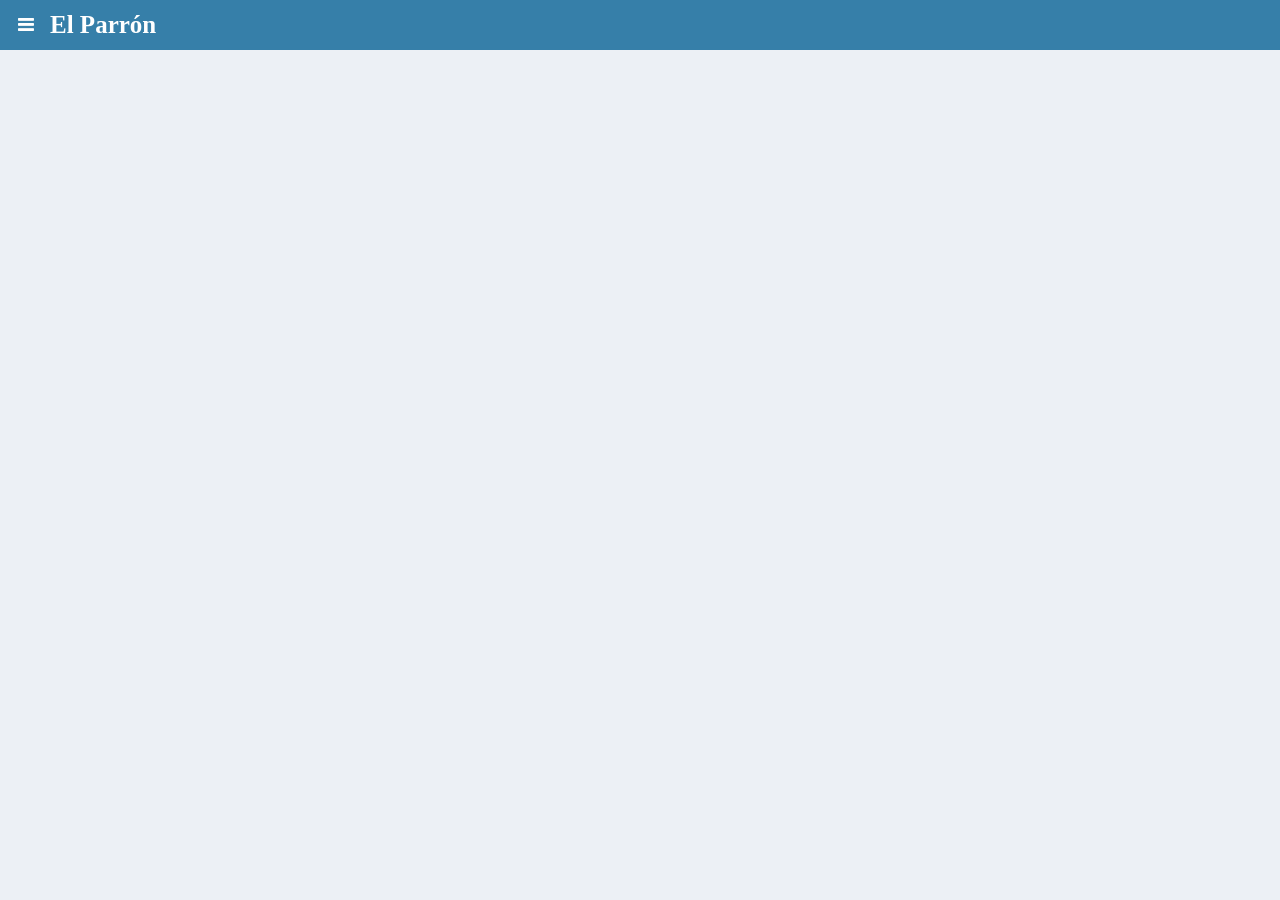
<file: cliente/index.html>
<!DOCTYPE html>
<html lang="es">

<head>
	<meta charset="UTF-8">
	<meta name="viewport" content="width=device-width, initial-scale=1.0">
	<title>El Parrón</title>
	<link rel="icon" href="img/favicon.ico" type="image/x-icon" />
	<link rel="stylesheet" type="text/css" href="https://maxcdn.bootstrapcdn.com/bootstrap/3.3.7/css/bootstrap.min.css">
	<link rel="stylesheet" type="text/css" href="css/font-awesome.min.css">
	<link rel="stylesheet" type="text/css" href="https://cdn.datatables.net/1.10.13/css/dataTables.bootstrap.min.css">
	<link rel="stylesheet" type="text/css" href="css/bootstrap-datepicker3.min.css">
	<link rel="stylesheet" type="text/css" href="css/bootstrap-datetimepicker.css">
	<link rel="stylesheet" type="text/css" href="css/estilos.css">
	<script src="https://code.jquery.com/jquery-1.12.4.js"></script>
	<script src="js/locales/moment-with-locales.min.js"></script>
	<script src="https://maxcdn.bootstrapcdn.com/bootstrap/3.3.7/js/bootstrap.min.js"></script>
	<script src="https://cdn.datatables.net/1.10.13/js/jquery.dataTables.min.js"></script>
	<script src="https://cdn.datatables.net/1.10.13/js/dataTables.bootstrap.min.js"></script>
	<script src="js/bootstrap-datetimepicker.js"></script>
	<script src="js/bootstrap-datepicker.min.js"></script>
	<script src="js/locales/bootstrap-datepicker.es.min.js"></script>
	<script src="js/funciones.js"></script>
	<script src="js/semana.js"></script>
	<script src="js/pedidoEspecial.js"></script>
	<script src="js/pedido.js"></script>
	<script src="js/programacionDiaria.js"></script>
	<script src="js/stock.js"></script>
	<script src="js/recepcion.js"></script>
	<script src="js/sobrante.js"></script>
	<script src="js/torta.js"></script>
	<script src="js/tamano.js"></script>
	<script src="js/sucursal.js"></script>
	<script src="js/precio.js"></script>
	<script src="js/tortaPrecio.js"></script>
</head>

<body id="cma-layout" onload="cma_cargaLayout()" class="hold-transition skin-blue sidebar-mini">

</body>

</html>
</file>
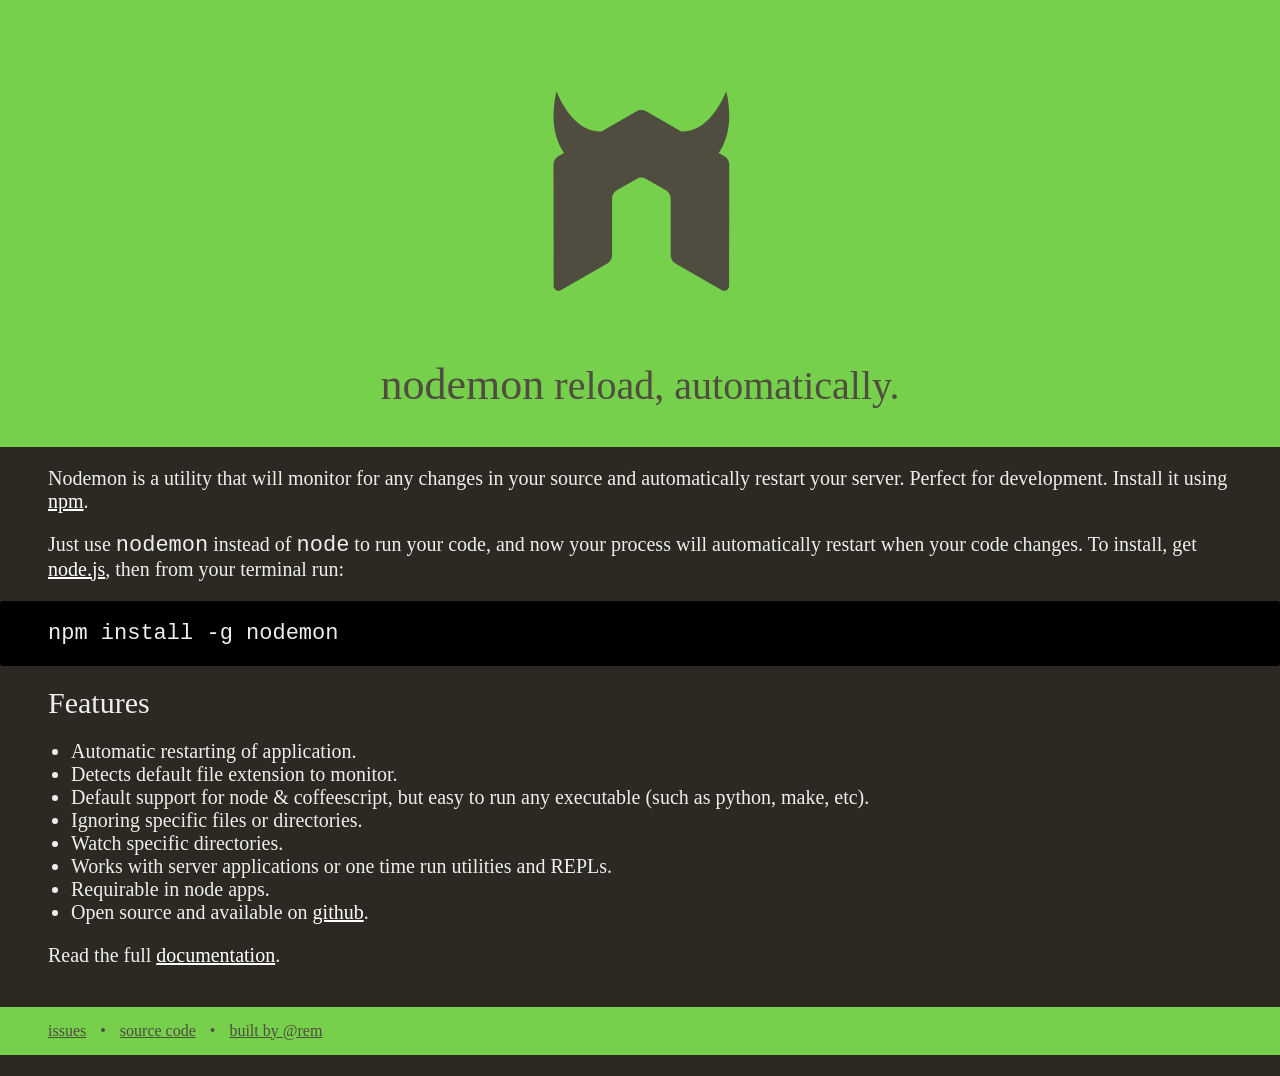
<file: api/node_modules/nodemon/web/index.html>
<!DOCTYPE html>
<html>
<head>
<meta charset=utf-8>
<meta name="viewport" content="width=device-width">
<title>nodemon</title>
<style id="jsbin-css">
@font-face {
  font-family: 'Roboto';
  font-style: normal;
  font-weight: 100;
  src: local('Roboto Thin'), local('Roboto-Thin'), url(http://themes.googleusercontent.com/static/fonts/roboto/v9/vzIUHo9z-oJ4WgkpPOtg13YhjbSpvc47ee6xR_80Hnw.woff) format('woff');
}
@font-face {
  font-family: 'Roboto';
  font-style: normal;
  font-weight: 300;
  src: local('Roboto Light'), local('Roboto-Light'), url(http://themes.googleusercontent.com/static/fonts/roboto/v9/Hgo13k-tfSpn0qi1SFdUfbO3LdcAZYWl9Si6vvxL-qU.woff) format('woff');
}
@font-face {
  font-family: 'Roboto';
  font-style: normal;
  font-weight: 500;
  src: local('Roboto Medium'), local('Roboto-Medium'), url(http://themes.googleusercontent.com/static/fonts/roboto/v9/RxZJdnzeo3R5zSexge8UUbO3LdcAZYWl9Si6vvxL-qU.woff) format('woff');
}

body, html {
  margin: 0;
  min-height: 100%;
  background: #2B2922;
  color: #eee;
  font-family: 'Roboto', serif;
  font-size: 20px;
  font-weight: 100;
}

html {
  margin-bottom: 20px;
}

header, footer {
  background: #76d04b;
  padding: 10px;
  position: relative;
  /* background: white; */
}

svg {
  width: 200px;
  height: 200px;
  margin: 0 auto;
  padding: 80px 0 0;
  border: 1px solid #77d04b;
  display: block;
  fill: #4F4D3F;
}

header, footer a, footer p {
  color: #4F4D3F;
}

h1 {
  padding: 40px 0 0 0;
  font-weight: 300;
}

h2 {
  font-weight: 100;
}

header strong {
  font-weight: 500;
  font-size: 110%;
}

header h1, header h2 {
  text-align: center;
}

body > p, h2, ul {
  margin: 20px 48px;
}

ul {
  padding-left: 23px;
}

code {
  font-weight: 100;
  font-size: 22px;
  font-family: 'courier new';
}

pre code {
  font-family: courier;
}

pre {
  white-space: pre-wrap;
  background: #000;
  border-radius: 3px;
  padding: 20px 48px;
}

a {
  color: #fff;
  font-weight: 400;
}

footer {
  margin-top: 40px;
  padding: 10px 28px;
}

footer p {
  font-size: 80%;
  margin: 5px 10px;
}

footer a {
  padding: 10px;
}

@media screen and (max-width: 500px) {
  body > p, h2, ul {
    margin: 20px 10px;
  }

  pre {
    padding: 20px 12px;
  }

  footer {
    padding: 10px 12px;
  }

  pre, pre code {
    margin: 10px 0;
  }
}
</style>
</head>
<body>
  <header>
    <svg version="1.1" id="template" xmlns="http://www.w3.org/2000/svg" xmlns:xlink="http://www.w3.org/1999/xlink" x="0px" y="0px" width="160" height="180"
     viewBox="0 0 160 185" xml:space="preserve">
      <path d="M158.156,60.461l-5.326-3.066
                c8.189-12.08,13.084-30.242,6.947-57.395c0,0-13.82,38.733-41.602,37.449L85.645,18.73c-1.227-0.728-2.602-1.103-3.992-1.159
                c-0.125,0-0.648,0-0.75,0c-1.387,0.057-2.76,0.432-4.004,1.159L44.367,37.449C16.586,38.738,2.762,0,2.762,0
                c-6.141,27.152-1.238,45.314,6.949,57.395l-5.324,3.066C1.682,62.018,0,64.914,0,68.072l0.16,112.363
                c0,1.568,0.812,3.021,2.188,3.783c1.344,0.812,3.008,0.812,4.35,0l43.094-24.676c2.727-1.619,4.385-4.477,4.385-7.6V99.449
                c0-3.129,1.658-6.031,4.373-7.582l18.35-10.568c1.367-0.795,2.863-1.182,4.391-1.182c1.492,0,3.027,0.387,4.356,1.182
                l18.344,10.568c2.715,1.551,4.379,4.453,4.379,7.582v52.494c0,3.123,1.68,6.002,4.391,7.6l43.082,24.676
                c1.352,0.812,3.039,0.812,4.379,0c1.336-0.762,2.176-2.215,2.176-3.783l0.141-112.363
                C162.535,64.914,160.879,62.018,158.156,60.461z"/>
    </svg>
    <h1><strong>nodemon</strong> reload, automatically.</h1>

  </header>

  <p>Nodemon is a utility that will monitor for any changes in your source and automatically restart your server. Perfect for development. Install it using <a href="https://npmjs.org/package/nodemon">npm</a>.</p>

  <p>Just use <code>nodemon</code> instead of <code>node</code> to run your code, and now your process will automatically restart when your code changes. To install, get <a href="http://nodejs.org" target="_blank">node.js</a>, then from your terminal run:</p>

  <pre><code>npm install -g nodemon</code></pre>


  <h2>Features</h2>

  <ul>
    <li>Automatic restarting of application.</li>
    <li>Detects default file extension to monitor.</li>
    <li>Default support for node &amp; coffeescript, but easy to run any executable (such as python, make, etc).</li>
    <li>Ignoring specific files or directories.</li>
    <li>Watch specific directories.</li>
    <li>Works with server applications or one time run utilities and REPLs.</li>
    <li>Requirable in node apps.</li>
    <li>Open source and available on <a href="http://github.com/remy/nodemon/">github</a>.</li>
  </ul>

  <p>Read the full <a href="http://github.com/remy/nodemon#nodemon">documentation</a>.</p>

  <footer>
    <p><a href="https://github.com/remy/nodemon/issues">issues</a> &bull; <a href="https://github.com/remy/nodemon/">source code</a>  &bull; <a href="https://twitter.com/rem">built by @rem</a></p>
  </footer>
</body>
</html>
</file>
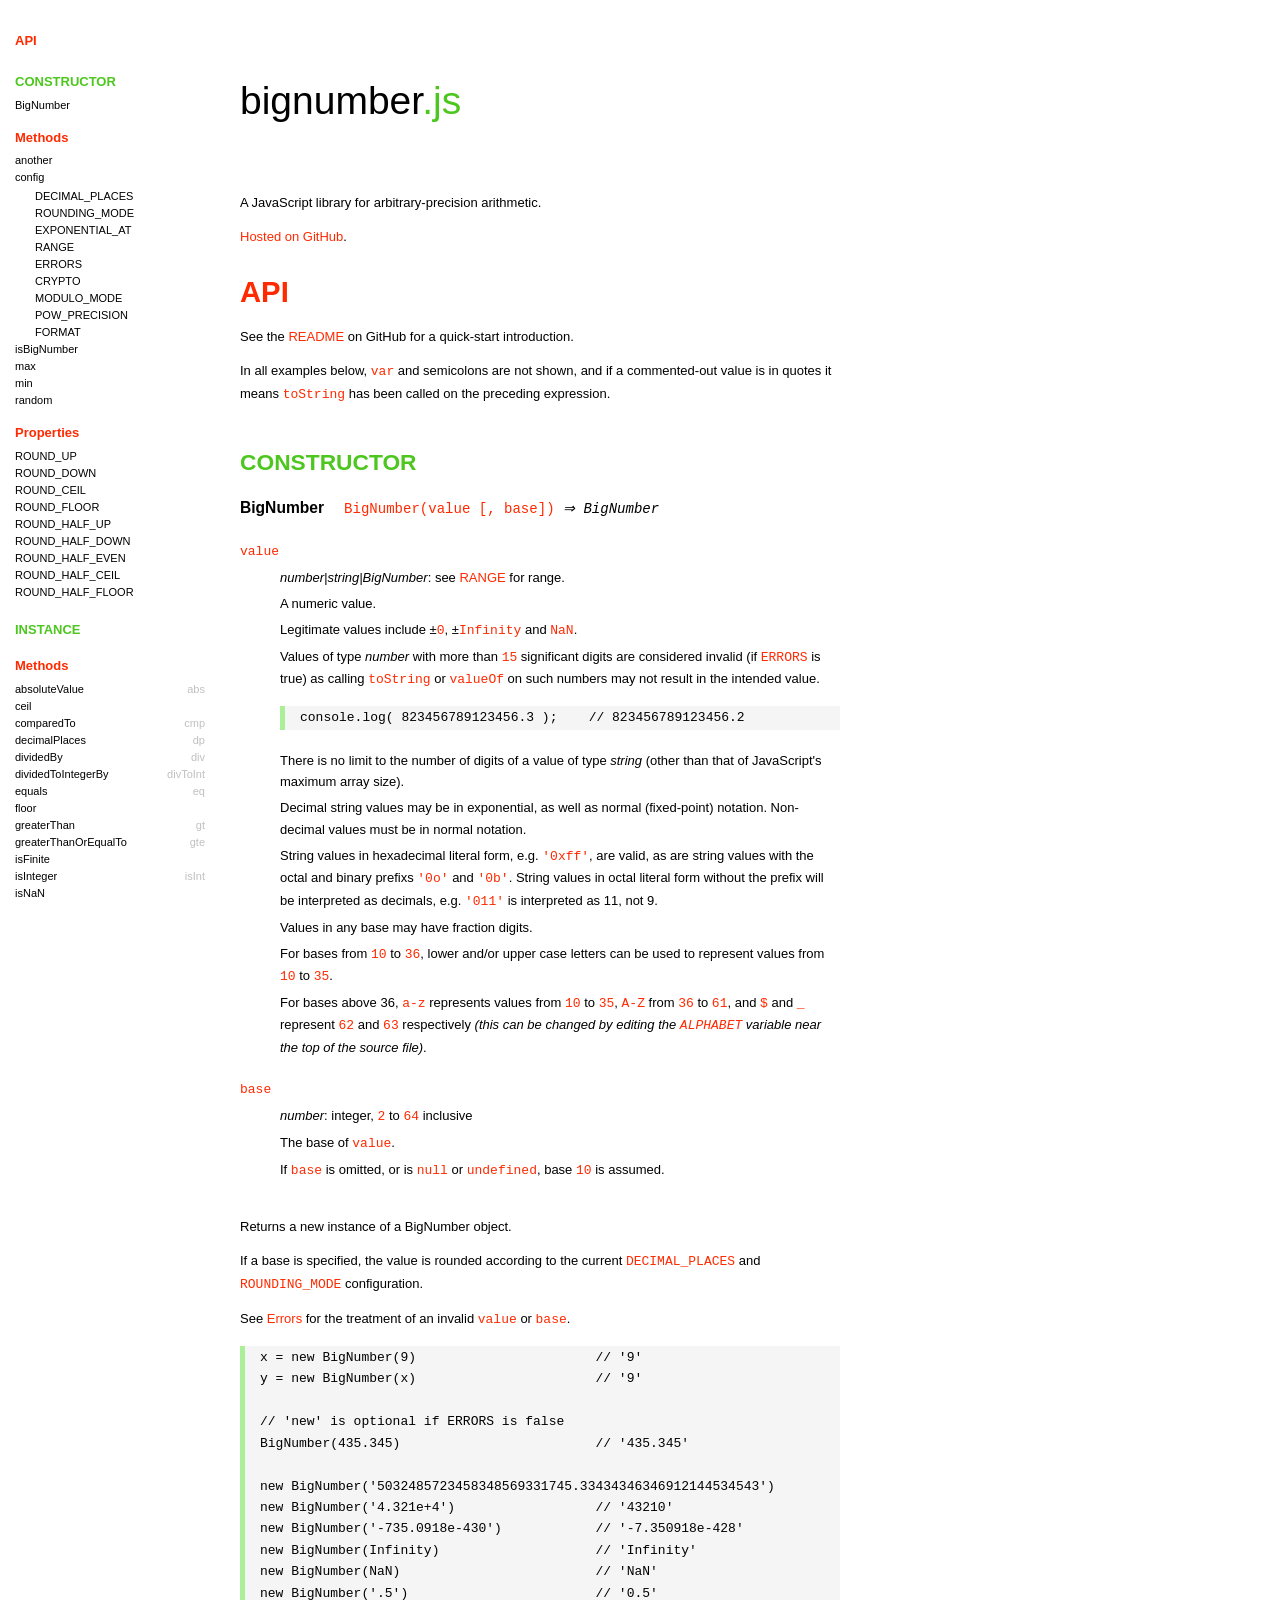
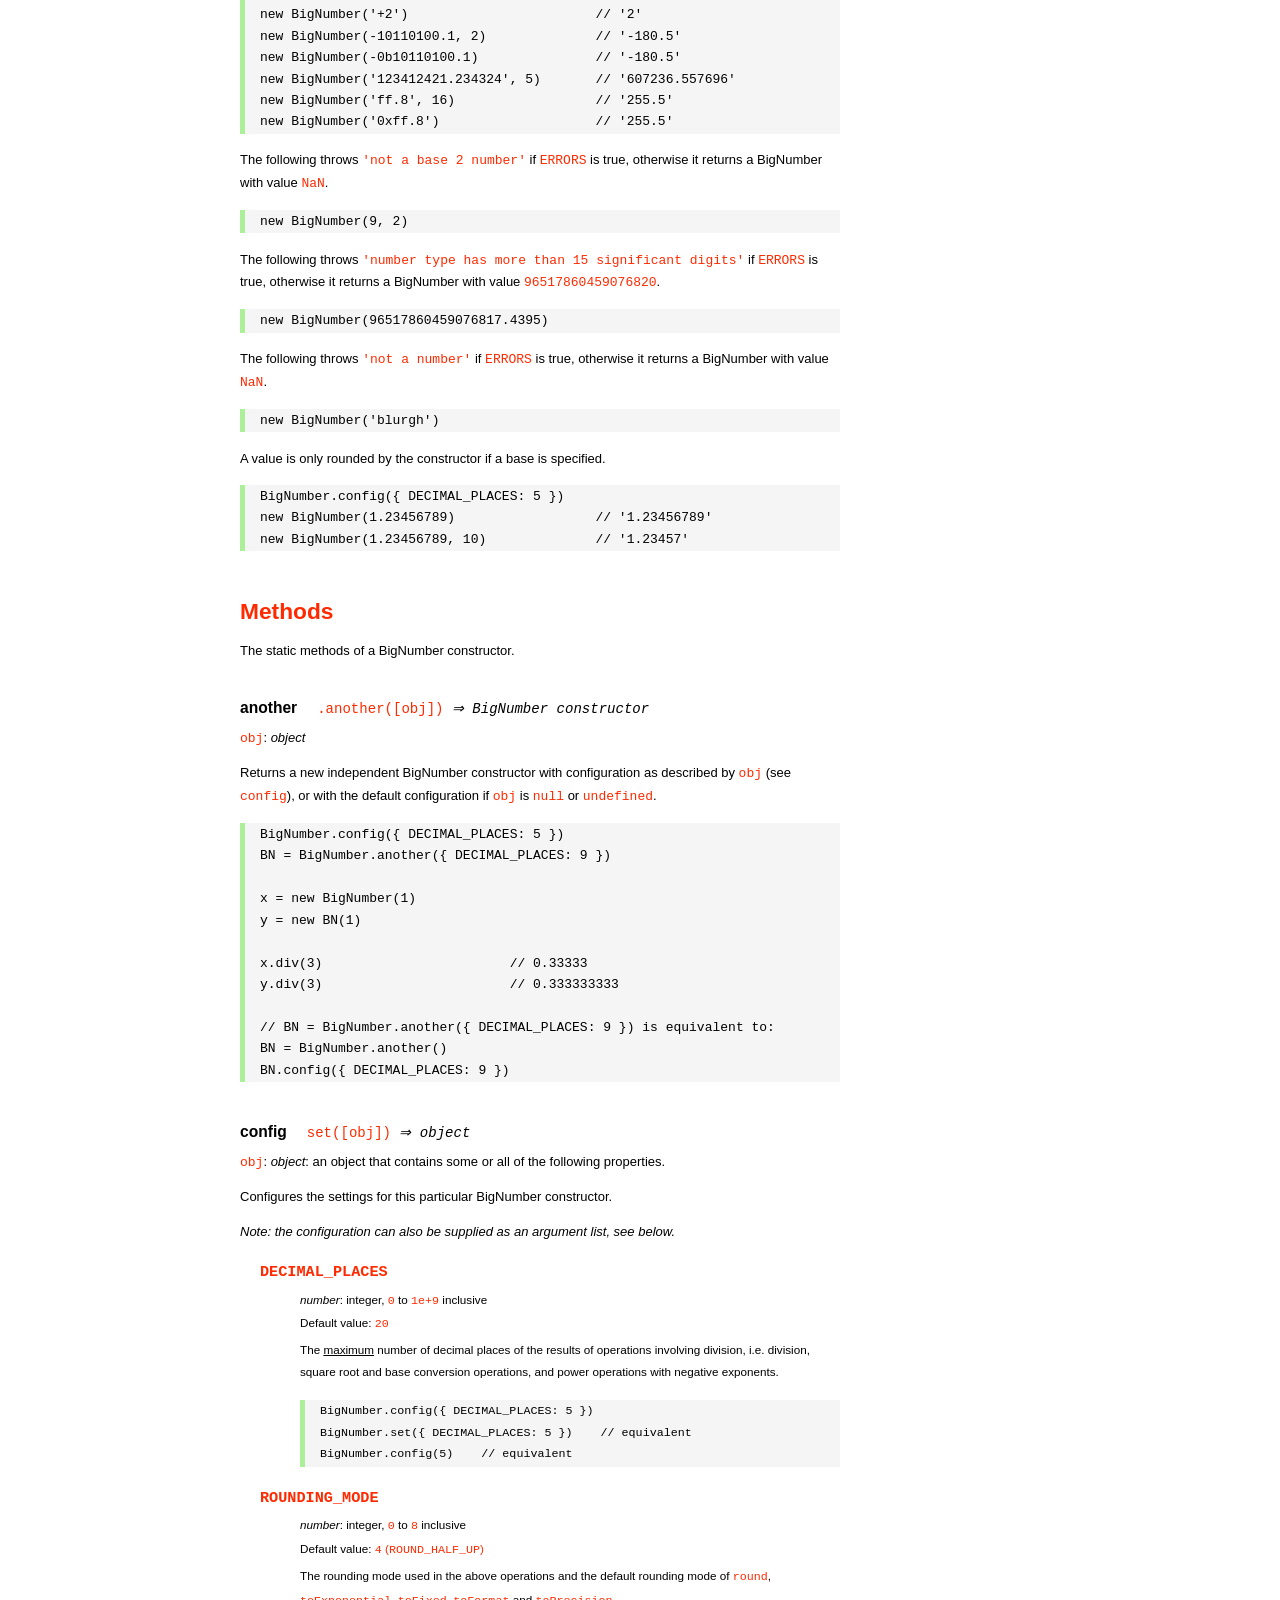
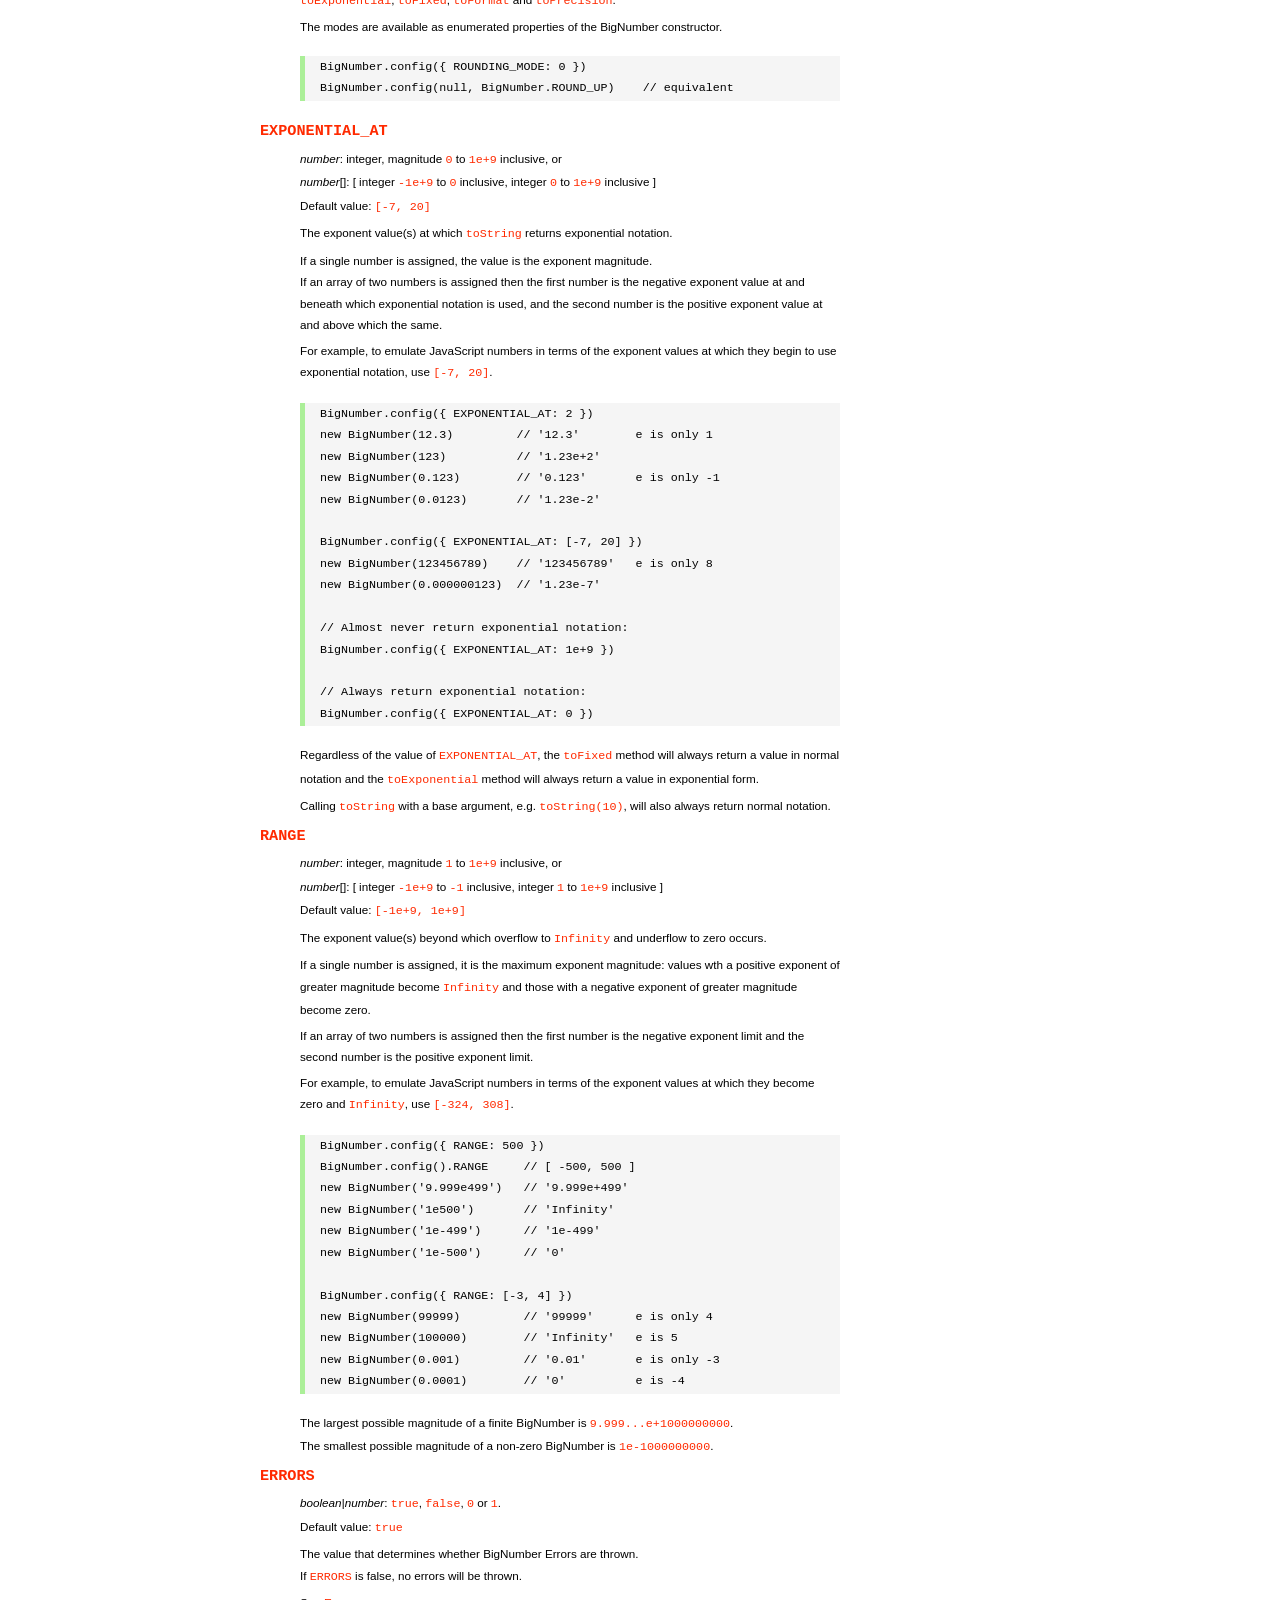
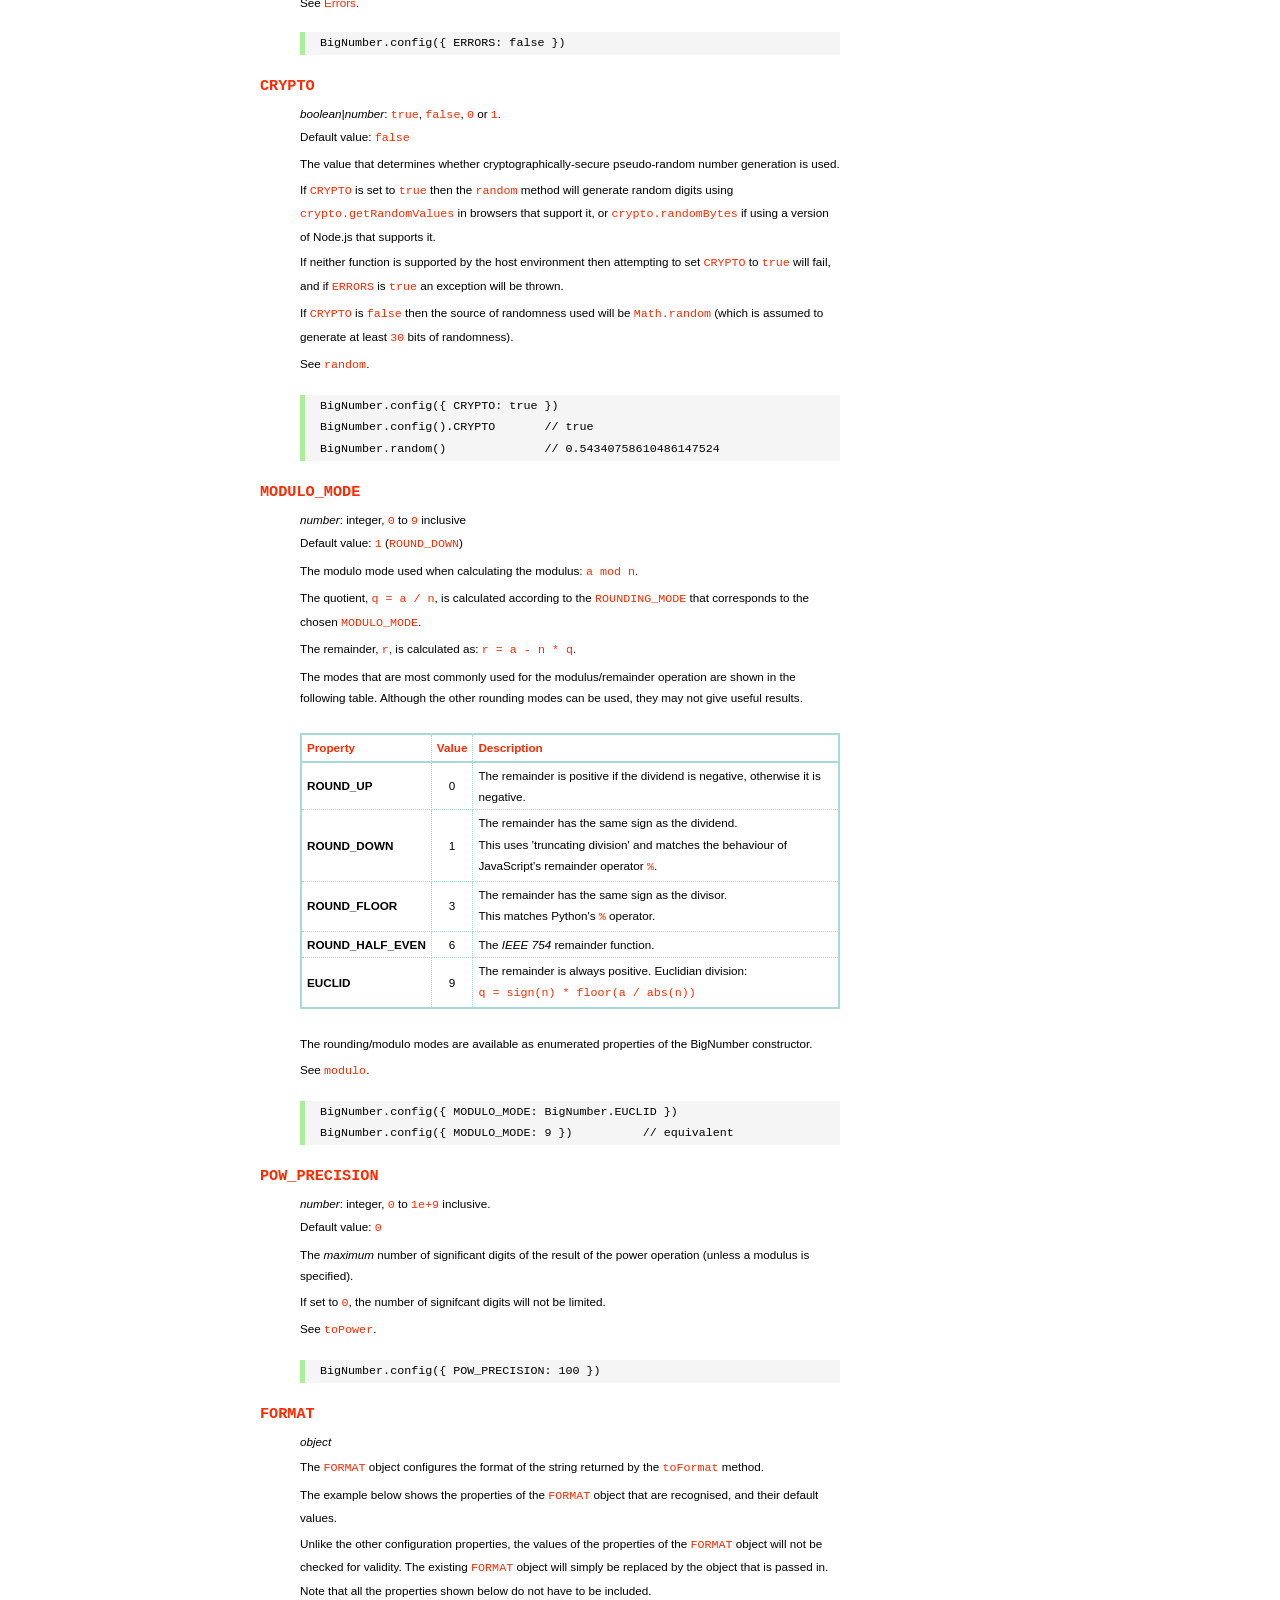
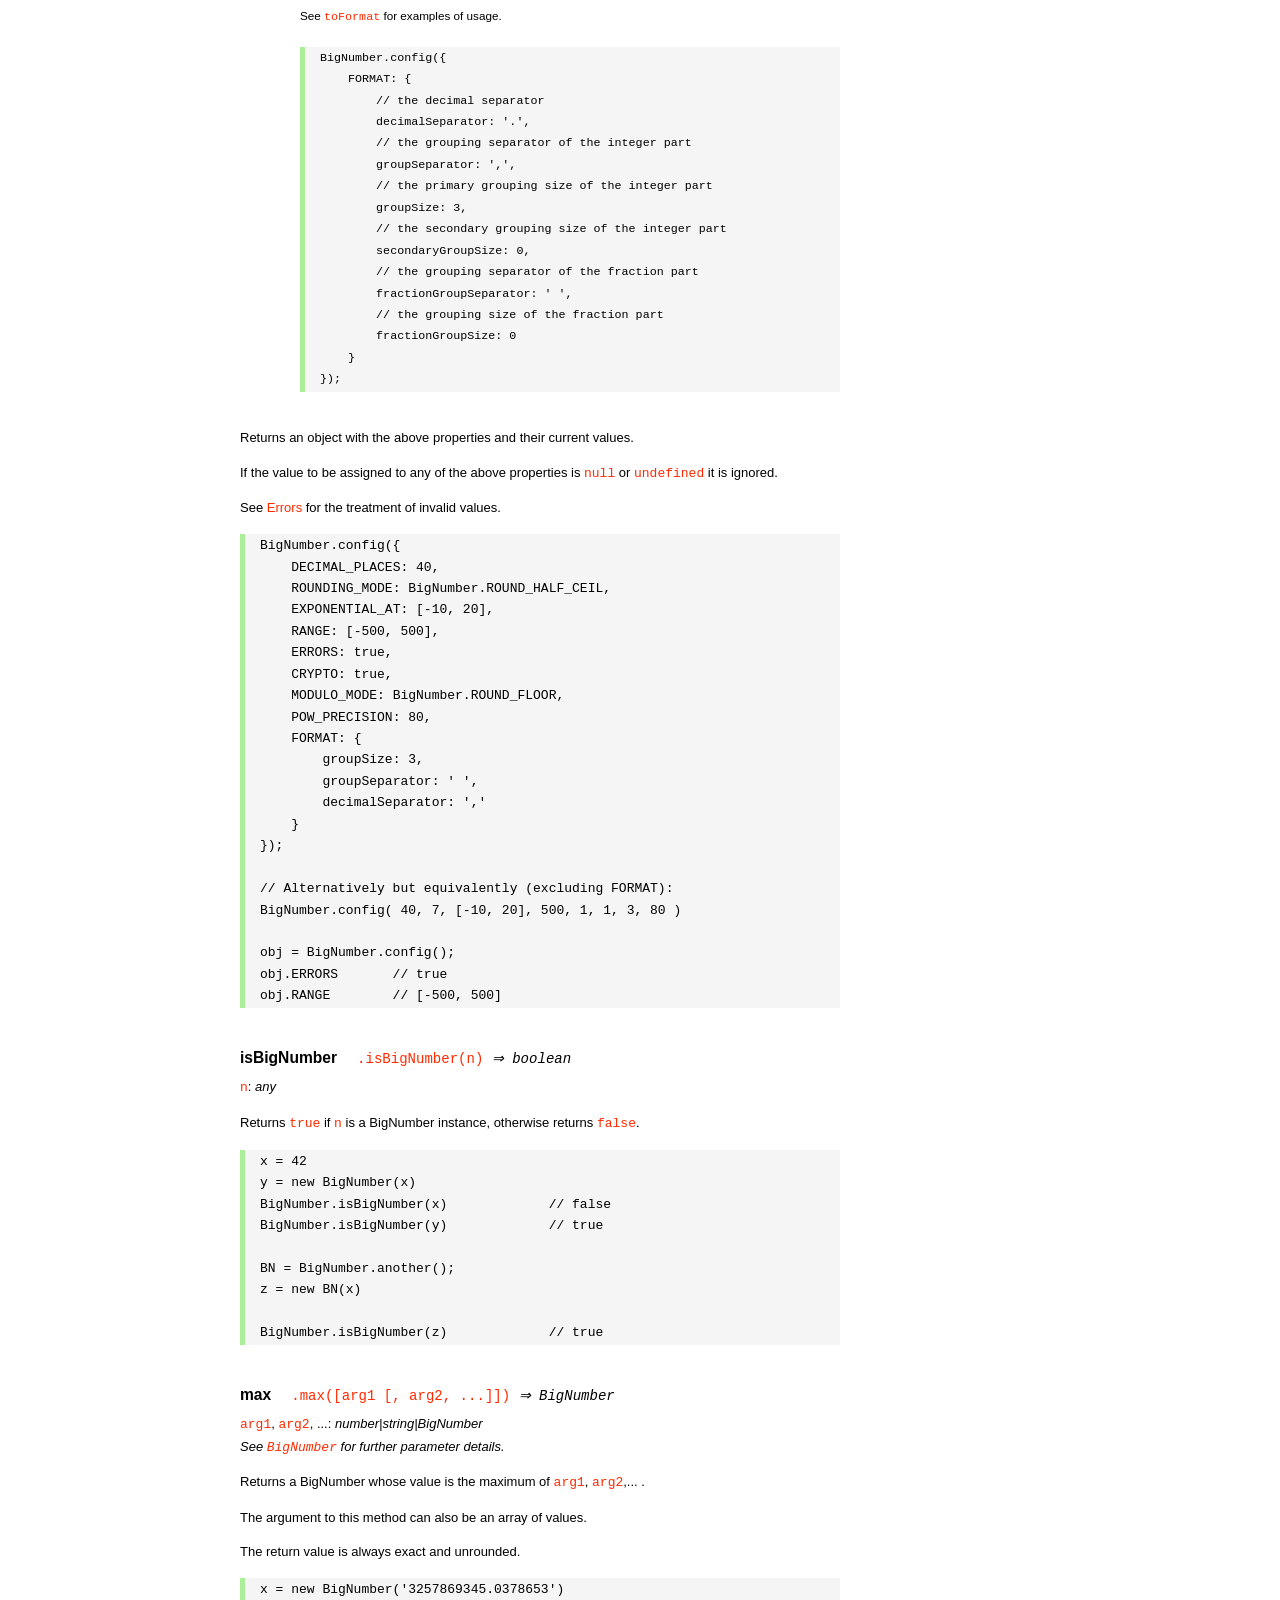
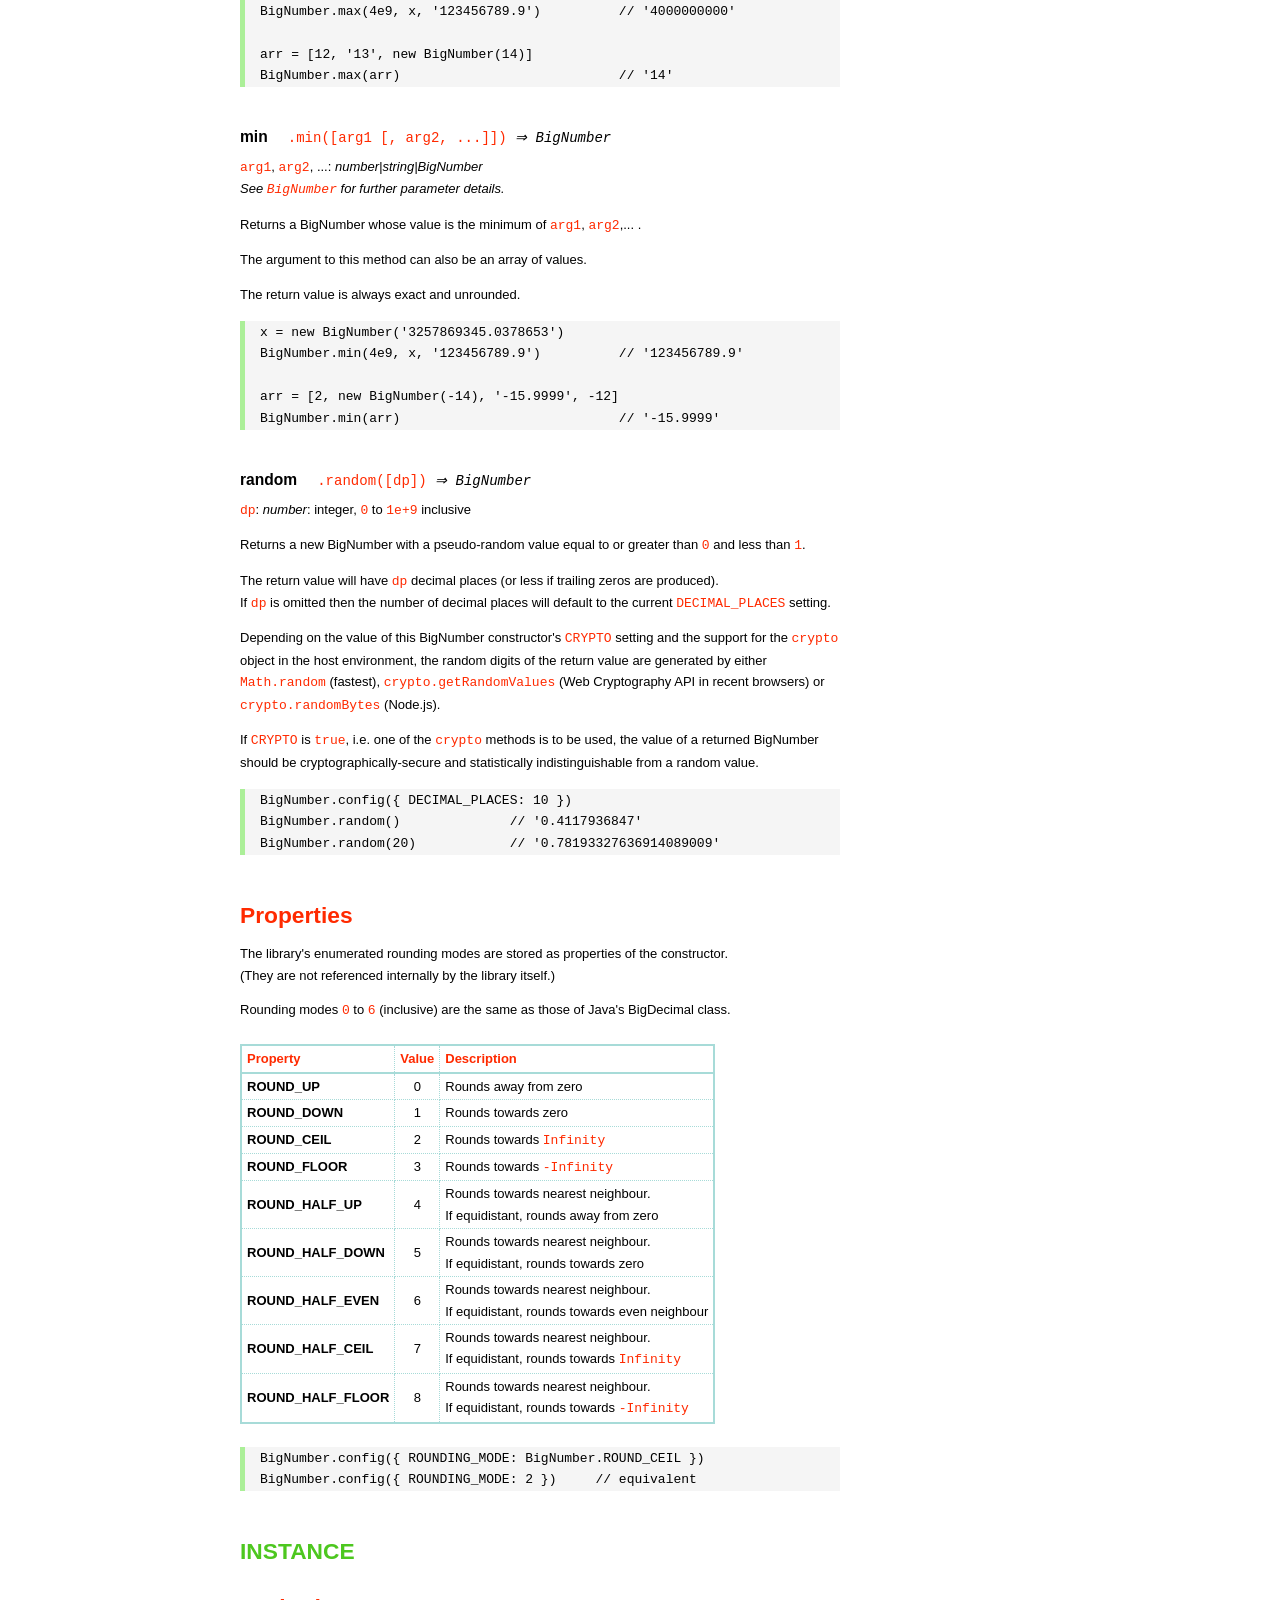
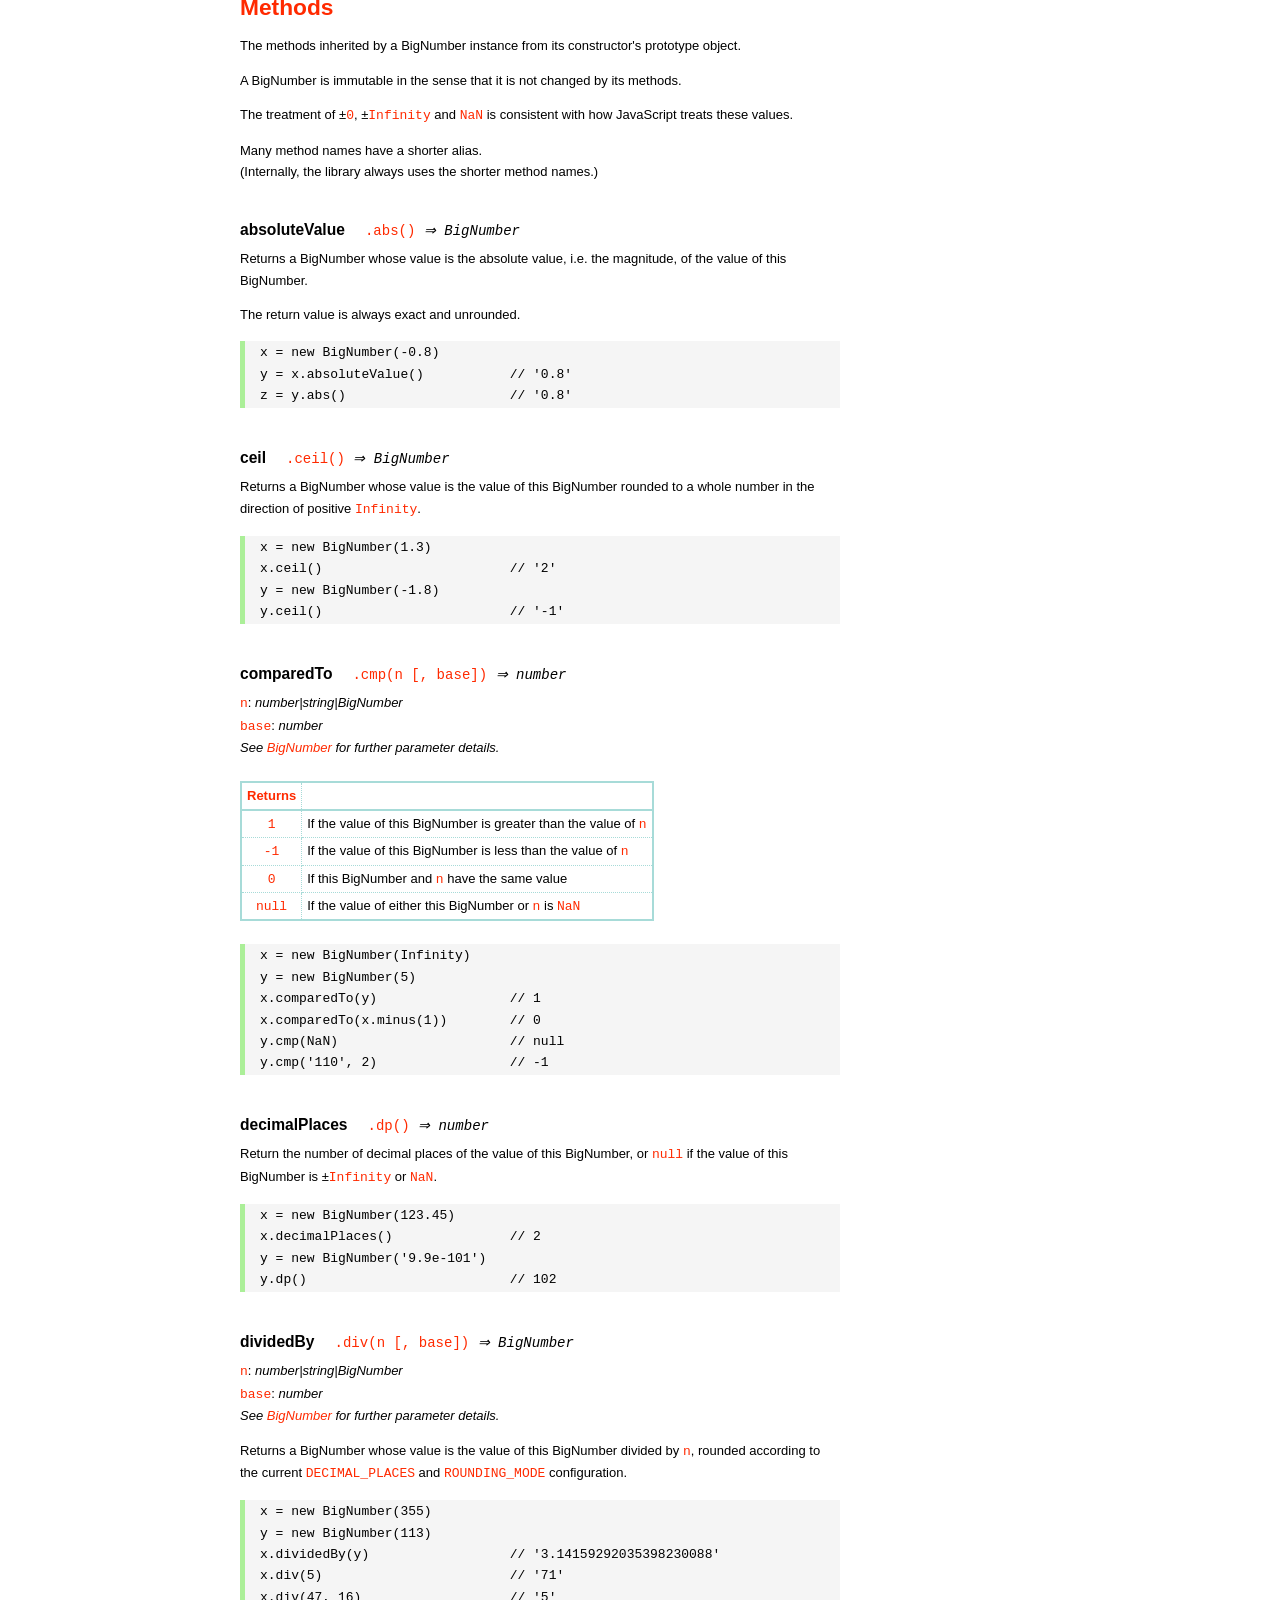
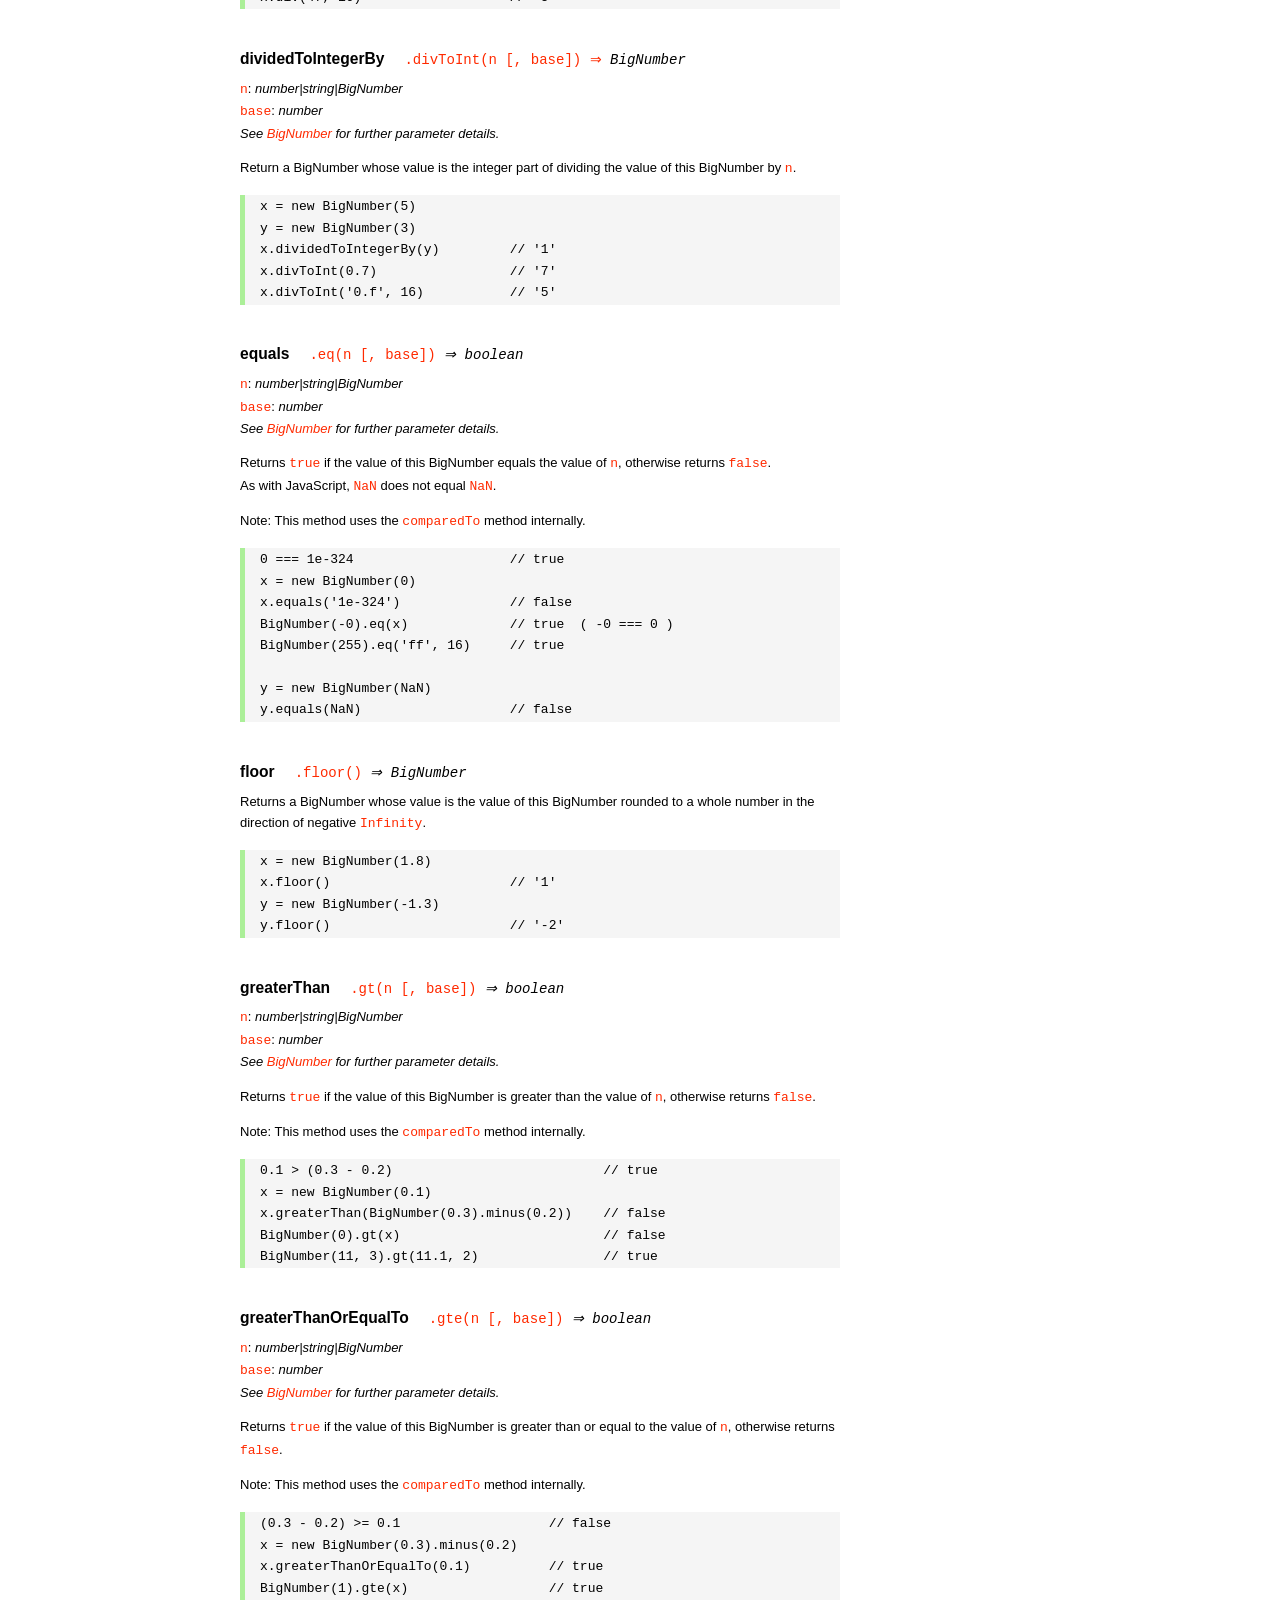
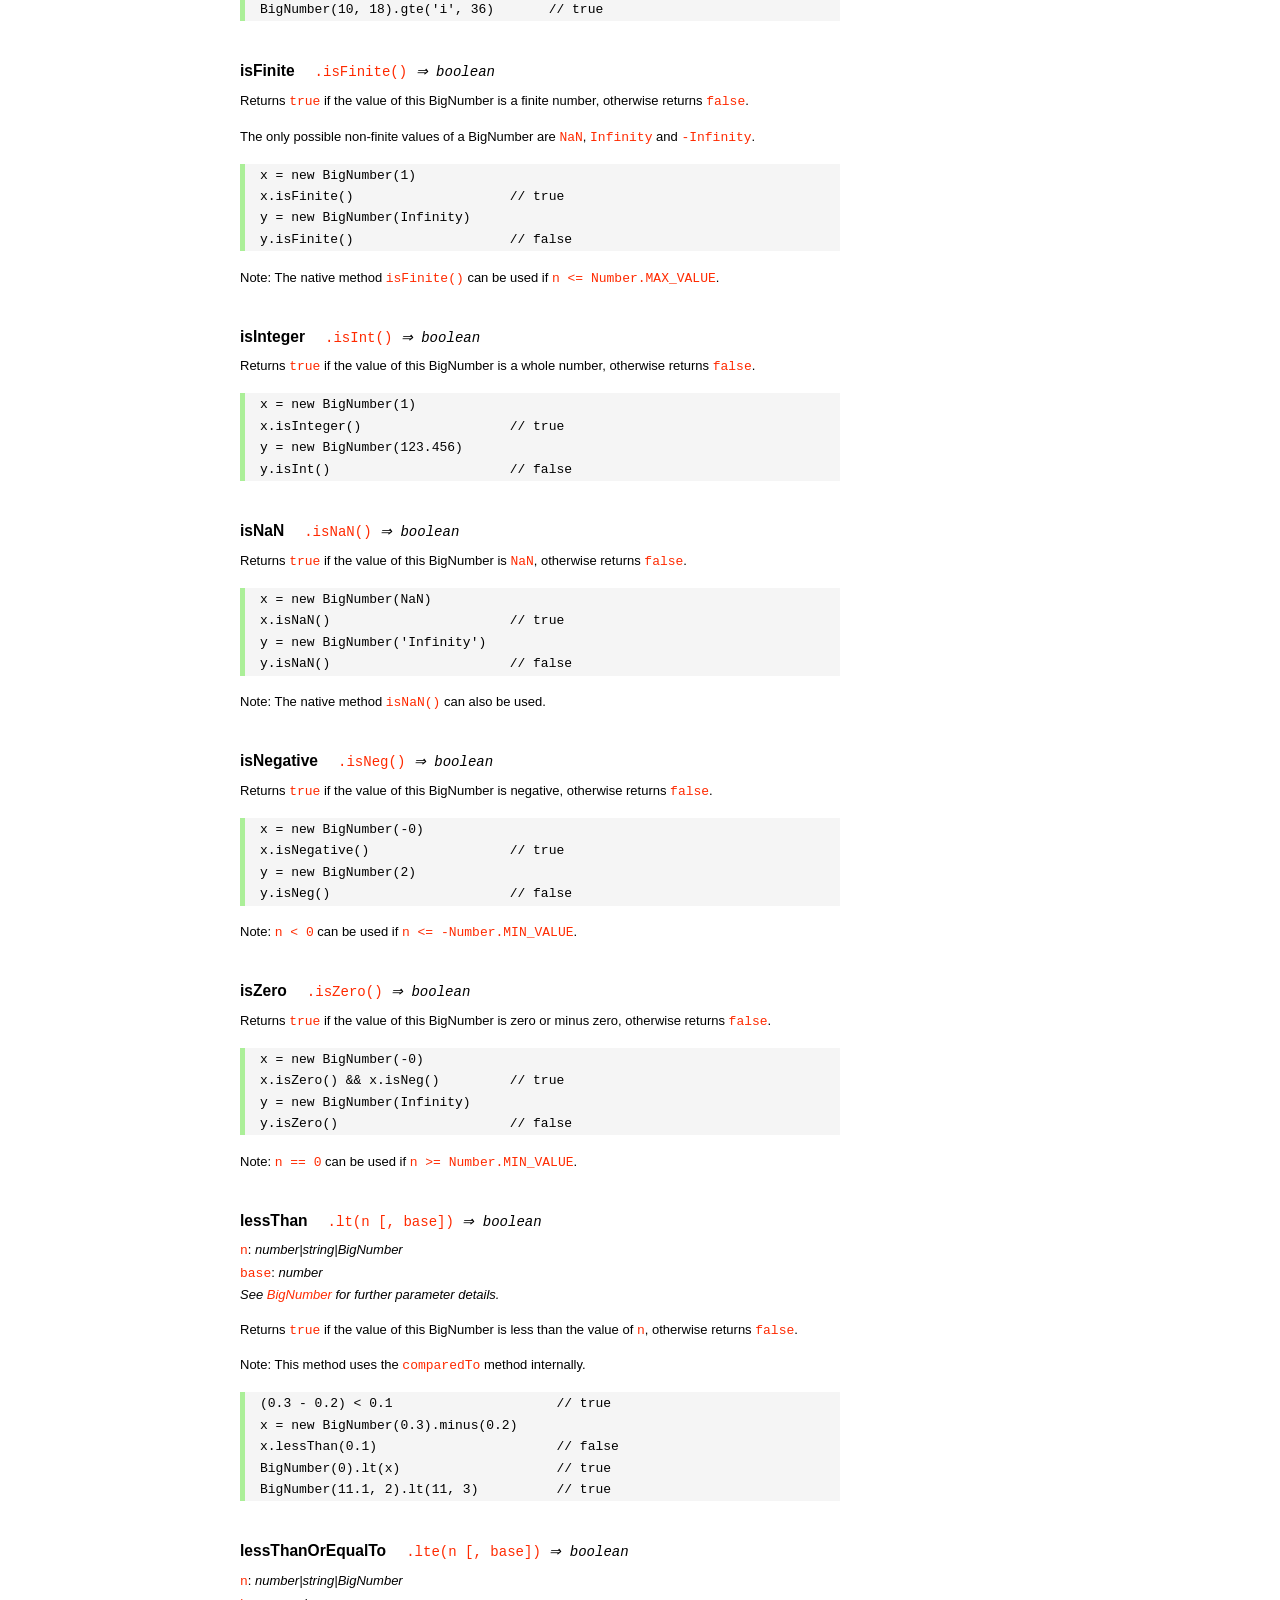
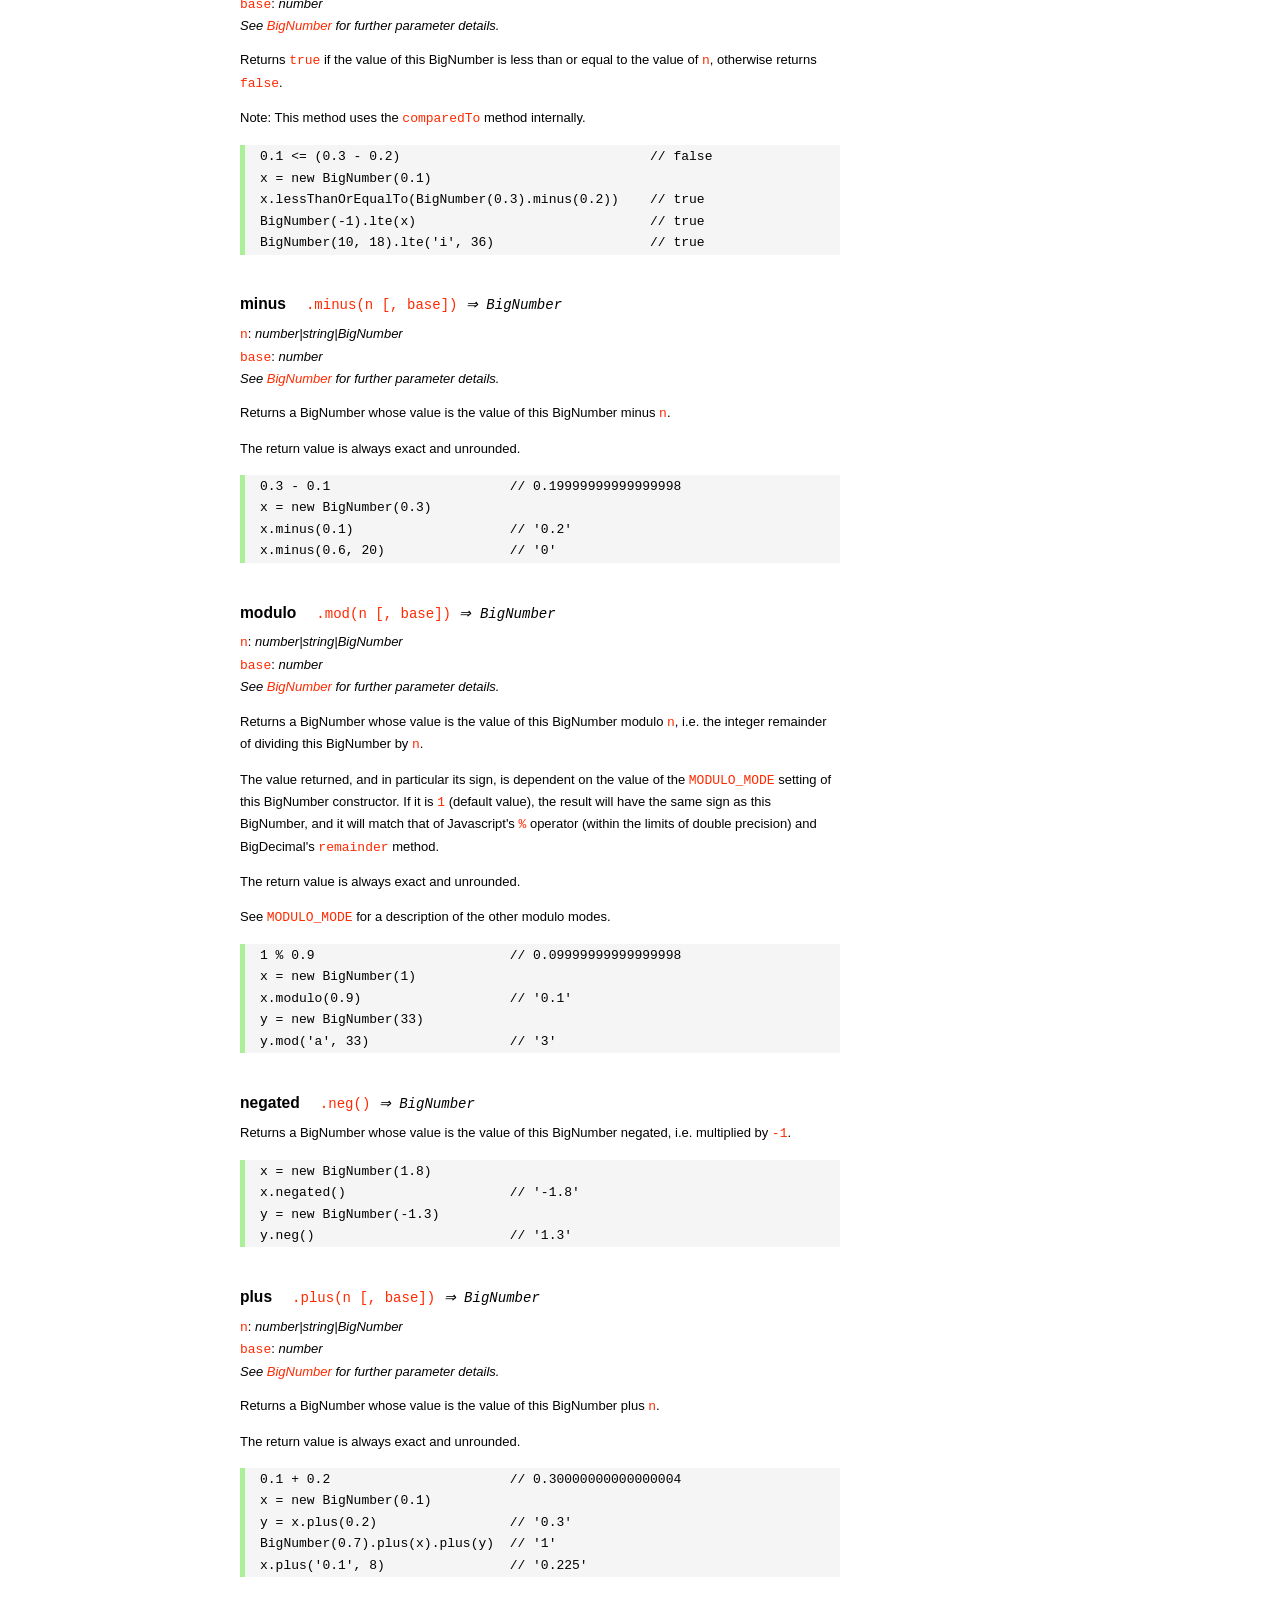
<file: api/node_modules/mysql/node_modules/bignumber.js/doc/API.html>
<!DOCTYPE HTML>
<html>
<head>
<meta charset="utf-8">
<meta http-equiv="X-UA-Compatible" content="IE=edge">
<meta name="Author" content="M Mclaughlin">
<title>bignumber.js API</title>
<style>
html{font-size:100%}
body{background:#fff;font-family:"Helvetica Neue",Helvetica,Arial,sans-serif;font-size:13px;
  line-height:1.65em;min-height:100%;margin:0}
body,i{color:#000}
.nav{background:#fff;position:fixed;top:0;bottom:0;left:0;width:200px;overflow-y:auto;
  padding:15px 0 30px 15px}
div.container{width:600px;margin:50px 0 50px 240px}
p{margin:0 0 1em;width:600px}
pre,ul{margin:1em 0}
h1,h2,h3,h4,h5{margin:0;padding:1.5em 0 0}
h1,h2{padding:.75em 0}
!h1{font:400 3em Consolas,monaco,monospace;color:#000;margin-bottom:1em}
h1{font:400 3em Verdana,sans-serif;color:#000;margin-bottom:1em}
h2{font-size:2.25em;color:#ff2a00}
h3{font-size:1.75em;color:#4dc71f}
h4{font-size:1.75em;color:#ff2a00;padding-bottom:.75em}
h5{font-size:1.2em;margin-bottom:.4em}
h6{font-size:1.1em;margin-bottom:0.8em;padding:0.5em 0}
dd{padding-top:.35em}
dt{padding-top:.5em}
b{font-weight:700}
dt b{font-size:1.3em}
a,a:visited{color:#ff2a00;text-decoration:none}
a:active,a:hover{outline:0;text-decoration:underline}
.nav a,.nav b,.nav a:visited{display:block;color:#ff2a00;font-weight:700; margin-top:15px}
.nav b{color:#4dc71f;margin-top:20px;cursor:default;width:auto}
ul{list-style-type:none;padding:0 0 0 20px}
.nav ul{line-height:14px;padding-left:0;margin:5px 0 0}
.nav ul a,.nav ul a:visited,span{display:inline;color:#000;font-family:Verdana,Geneva,sans-serif;
  font-size:11px;font-weight:400;margin:0}
.inset,ul.inset{margin-left:20px}
.inset{font-size:.9em}
.nav li{width:auto;margin:0 0 3px}
.alias{font-style:italic;margin-left:20px}
table{border-collapse:collapse;border-spacing:0;border:2px solid #a7dbd8;margin:1.75em 0;padding:0}
td,th{text-align:left;margin:0;padding:2px 5px;border:1px dotted #a7dbd8}
th{border-top:2px solid #a7dbd8;border-bottom:2px solid #a7dbd8;color:#ff2a00}
code,pre{font-family:Consolas, monaco, monospace;font-weight:400}
pre{background:#f5f5f5;white-space:pre-wrap;word-wrap:break-word;border-left:5px solid #abef98;
  padding:1px 0 1px 15px;margin:1.2em 0}
code,.nav-title{color:#ff2a00}
.end{margin-bottom:25px}
.centre{text-align:center}
.error-table{font-size:13px;width:100%}
#faq{margin:3em 0 0}
li span{float:right;margin-right:10px;color:#c0c0c0}
#js{font:inherit;color:#4dc71f}
</style>
</head>
<body>

  <div class="nav">

    <a class='nav-title' href="#">API</a>

    <b> CONSTRUCTOR </b>
    <ul>
      <li><a href="#bignumber">BigNumber</a></li>
    </ul>

    <a href="#methods">Methods</a>
    <ul>
      <li><a href="#another">another</a></li>
      <li><a href="#config" >config</a></li>
      <li>
        <ul class="inset">
          <li><a href="#decimal-places">DECIMAL_PLACES</a></li>
          <li><a href="#rounding-mode" >ROUNDING_MODE</a></li>
          <li><a href="#exponential-at">EXPONENTIAL_AT</a></li>
          <li><a href="#range"         >RANGE</a></li>
          <li><a href="#errors"        >ERRORS</a></li>
          <li><a href="#crypto"        >CRYPTO</a></li>
          <li><a href="#modulo-mode"   >MODULO_MODE</a></li>
          <li><a href="#pow-precision" >POW_PRECISION</a></li>
          <li><a href="#format"        >FORMAT</a></li>
        </ul>
      </li>
      <li><a href="#is-bignumber">isBigNumber</a></li>
      <li><a href="#max">max</a></li>
      <li><a href="#min">min</a></li>
      <li><a href="#random">random</a></li>
    </ul>

    <a href="#constructor-properties">Properties</a>
    <ul>
      <li><a href="#round-up"        >ROUND_UP</a></li>
      <li><a href="#round-down"      >ROUND_DOWN</a></li>
      <li><a href="#round-ceil"      >ROUND_CEIL</a></li>
      <li><a href="#round-floor"     >ROUND_FLOOR</a></li>
      <li><a href="#round-half-up"   >ROUND_HALF_UP</a></li>
      <li><a href="#round-half-down" >ROUND_HALF_DOWN</a></li>
      <li><a href="#round-half-even" >ROUND_HALF_EVEN</a></li>
      <li><a href="#round-half-ceil" >ROUND_HALF_CEIL</a></li>
      <li><a href="#round-half-floor">ROUND_HALF_FLOOR</a></li>
    </ul>

    <b> INSTANCE </b>

    <a href="#prototype-methods">Methods</a>
    <ul>
      <li><a href="#abs"    >absoluteValue       </a><span>abs</span>     </li>
      <li><a href="#ceil"   >ceil                </a>                     </li>
      <li><a href="#cmp"    >comparedTo          </a><span>cmp</span>     </li>
      <li><a href="#dp"     >decimalPlaces       </a><span>dp</span>      </li>
      <li><a href="#div"    >dividedBy           </a><span>div</span>     </li>
      <li><a href="#divInt" >dividedToIntegerBy  </a><span>divToInt</span></li>
      <li><a href="#eq"     >equals              </a><span>eq</span>      </li>
      <li><a href="#floor"  >floor               </a>                     </li>
      <li><a href="#gt"     >greaterThan         </a><span>gt</span>      </li>
      <li><a href="#gte"    >greaterThanOrEqualTo</a><span>gte</span>     </li>
      <li><a href="#isF"    >isFinite            </a>                     </li>
      <li><a href="#isInt"  >isInteger           </a><span>isInt</span>   </li>
      <li><a href="#isNaN"  >isNaN               </a>                     </li>
      <li><a href="#isNeg"  >isNegative          </a><span>isNeg</span>   </li>
      <li><a href="#isZ"    >isZero              </a>                     </li>
      <li><a href="#lt"     >lessThan            </a><span>lt</span>      </li>
      <li><a href="#lte"    >lessThanOrEqualTo   </a><span>lte</span>     </li>
      <li><a href="#minus"  >minus               </a><span>sub</span>     </li>
      <li><a href="#mod"    >modulo              </a><span>mod</span>     </li>
      <li><a href="#neg"    >negated             </a><span>neg</span>     </li>
      <li><a href="#plus"   >plus                </a><span>add</span>     </li>
      <li><a href="#sd"     >precision           </a><span>sd</span>      </li>
      <li><a href="#round"  >round               </a>                     </li>
      <li><a href="#shift"  >shift               </a>                     </li>
      <li><a href="#sqrt"   >squareRoot          </a><span>sqrt</span>    </li>
      <li><a href="#times"  >times               </a><span>mul</span>     </li>
      <li><a href="#toD"    >toDigits            </a>                     </li>
      <li><a href="#toE"    >toExponential       </a>                     </li>
      <li><a href="#toFix"  >toFixed             </a>                     </li>
      <li><a href="#toFor"  >toFormat            </a>                     </li>
      <li><a href="#toFr"   >toFraction          </a>                     </li>
      <li><a href="#toJSON" >toJSON              </a>                     </li>
      <li><a href="#toN"    >toNumber            </a>                     </li>
      <li><a href="#pow"    >toPower             </a><span>pow</span>     </li>
      <li><a href="#toP"    >toPrecision         </a>                     </li>
      <li><a href="#toS"    >toString            </a>                     </li>
      <li><a href="#trunc"  >truncated           </a><span>trunc</span>   </li>
      <li><a href="#valueOf">valueOf             </a>                     </li>
    </ul>

    <a href="#instance-properties">Properties</a>
    <ul>
      <li><a href="#coefficient">c: coefficient</a></li>
      <li><a href="#exponent"   >e: exponent</a></li>
      <li><a href="#sign"       >s: sign</a></li>
    </ul>

    <a href="#zero-nan-infinity">Zero, NaN &amp; Infinity</a>
    <a href="#Errors">Errors</a>
    <a class='end' href="#faq">FAQ</a>

  </div>

  <div class="container">

    <h1>bignumber<span id='js'>.js</span></h1>

    <p>A JavaScript library for arbitrary-precision arithmetic.</p>
    <p><a href="https://github.com/MikeMcl/bignumber.js">Hosted on GitHub</a>. </p>

    <h2>API</h2>

    <p>
      See the <a href='https://github.com/MikeMcl/bignumber.js'>README</a> on GitHub for a
      quick-start introduction.
    </p>
    <p>
      In all examples below, <code>var</code> and semicolons are not shown, and if a commented-out
      value is in quotes it means <code>toString</code> has been called on the preceding expression.
    </p>


    <h3>CONSTRUCTOR</h3>

    <h5 id="bignumber">
      BigNumber<code class='inset'>BigNumber(value [, base]) <i>&rArr; BigNumber</i></code>
    </h5>
    <dl>
      <dt><code>value</code></dt>
      <dd>
        <i>number|string|BigNumber</i>: see <a href='#range'>RANGE</a> for
        range.
      </dd>
      <dd>
        A numeric value.
      </dd>
      <dd>
        Legitimate values include &plusmn;<code>0</code>, &plusmn;<code>Infinity</code> and
        <code>NaN</code>.
      </dd>
      <dd>
        Values of type <em>number</em> with more than <code>15</code> significant digits are
        considered invalid (if <a href='#errors'><code>ERRORS</code></a> is true) as calling
        <code><a href='#toS'>toString</a></code> or <code><a href='#valueOf'>valueOf</a></code> on
        such numbers may not result in the intended value.
        <pre>console.log( 823456789123456.3 );    // 823456789123456.2</pre>
      </dd>
      <dd>
        There is no limit to the number of digits of a value of type <em>string</em> (other than
        that of JavaScript's maximum array size).
      </dd>
      <dd>
        Decimal string values may be in exponential, as well as normal (fixed-point) notation.
        Non-decimal values must be in normal notation.
      </dd>
      <dd>
        String values in hexadecimal literal form, e.g. <code>'0xff'</code>, are valid, as are
        string values with the octal and binary prefixs <code>'0o'</code> and <code>'0b'</code>.
        String values in octal literal form without the prefix will be interpreted as
        decimals, e.g. <code>'011'</code> is interpreted as 11, not 9.
      </dd>
      <dd>Values in any base may have fraction digits.</dd>
      <dd>
        For bases from <code>10</code> to <code>36</code>, lower and/or upper case letters can be
        used to represent values from <code>10</code> to <code>35</code>.
      </dd>
      <dd>
        For bases above 36, <code>a-z</code> represents values from <code>10</code> to
        <code>35</code>, <code>A-Z</code> from <code>36</code> to <code>61</code>, and
        <code>$</code> and <code>_</code> represent <code>62</code> and <code>63</code> respectively
        <i>(this can be changed by editing the <code>ALPHABET</code> variable near the top of the
        source file)</i>.
      </dd>
    </dl>
    <dl>
      <dt><code>base</code></dt>
      <dd>
        <i>number</i>: integer, <code>2</code> to <code>64</code> inclusive
      </dd>
      <dd>The base of <code>value</code>.</dd>
      <dd>
        If <code>base</code> is omitted, or is <code>null</code> or <code>undefined</code>, base
        <code>10</code> is assumed.
      </dd>
    </dl>
    <br />
    <p>Returns a new instance of a BigNumber object.</p>
    <p>
      If a base is specified, the value is rounded according to
      the current <a href='#decimal-places'><code>DECIMAL_PLACES</code></a> and
      <a href='#rounding-mode'><code>ROUNDING_MODE</code></a> configuration.
    </p>
    <p>
      See <a href='#Errors'>Errors</a> for the treatment of an invalid <code>value</code> or
      <code>base</code>.
    </p>
    <pre>
x = new BigNumber(9)                       // '9'
y = new BigNumber(x)                       // '9'

// 'new' is optional if ERRORS is false
BigNumber(435.345)                         // '435.345'

new BigNumber('5032485723458348569331745.33434346346912144534543')
new BigNumber('4.321e+4')                  // '43210'
new BigNumber('-735.0918e-430')            // '-7.350918e-428'
new BigNumber(Infinity)                    // 'Infinity'
new BigNumber(NaN)                         // 'NaN'
new BigNumber('.5')                        // '0.5'
new BigNumber('+2')                        // '2'
new BigNumber(-10110100.1, 2)              // '-180.5'
new BigNumber(-0b10110100.1)               // '-180.5'
new BigNumber('123412421.234324', 5)       // '607236.557696'
new BigNumber('ff.8', 16)                  // '255.5'
new BigNumber('0xff.8')                    // '255.5'</pre>
    <p>
      The following throws <code>'not a base 2 number'</code> if
      <a href='#errors'><code>ERRORS</code></a> is true, otherwise it returns a BigNumber with value
      <code>NaN</code>.
    </p>
    <pre>new BigNumber(9, 2)</pre>
    <p>
      The following throws <code>'number type has more than 15 significant digits'</code> if
      <a href='#errors'><code>ERRORS</code></a> is true, otherwise it returns a BigNumber with value
      <code>96517860459076820</code>.
    </p>
    <pre>new BigNumber(96517860459076817.4395)</pre>
    <p>
      The following throws <code>'not a number'</code> if <a href='#errors'><code>ERRORS</code></a>
      is true, otherwise it returns a BigNumber with value <code>NaN</code>.
    </p>
    <pre>new BigNumber('blurgh')</pre>
    <p>
      A value is only rounded by the constructor if a base is specified.
    </p>
    <pre>BigNumber.config({ DECIMAL_PLACES: 5 })
new BigNumber(1.23456789)                  // '1.23456789'
new BigNumber(1.23456789, 10)              // '1.23457'</pre>



    <h4 id="methods">Methods</h4>
     <p>The static methods of a BigNumber constructor.</p>




    <h5 id="another">
       another<code class='inset'>.another([obj]) <i>&rArr; BigNumber constructor</i></code>
    </h5>
    <p><code>obj</code>: <i>object</i></p>
    <p>
      Returns a new independent BigNumber constructor with configuration as described by
      <code>obj</code> (see <a href='#config'><code>config</code></a>), or with the default
      configuration if <code>obj</code> is <code>null</code> or <code>undefined</code>.
    </p>
    <pre>BigNumber.config({ DECIMAL_PLACES: 5 })
BN = BigNumber.another({ DECIMAL_PLACES: 9 })

x = new BigNumber(1)
y = new BN(1)

x.div(3)                        // 0.33333
y.div(3)                        // 0.333333333

// BN = BigNumber.another({ DECIMAL_PLACES: 9 }) is equivalent to:
BN = BigNumber.another()
BN.config({ DECIMAL_PLACES: 9 })</pre>



    <h5 id="config">config<code class='inset'>set([obj]) <i>&rArr; object</i></code></h5>
    <p>
      <code>obj</code>: <i>object</i>: an object that contains some or all of the following
      properties.
    </p>
    <p>Configures the settings for this particular BigNumber constructor.</p>
    <p><i>Note: the configuration can also be supplied as an argument list, see below.</i></p>
    <dl class='inset'>
      <dt id="decimal-places"><code><b>DECIMAL_PLACES</b></code></dt>
      <dd>
        <i>number</i>: integer, <code>0</code> to <code>1e+9</code> inclusive<br />
        Default value: <code>20</code>
      </dd>
      <dd>
        The <u>maximum</u> number of decimal places of the results of operations involving
        division, i.e. division, square root and base conversion operations, and power
        operations with negative exponents.<br />
      </dd>
      <dd>
      <pre>BigNumber.config({ DECIMAL_PLACES: 5 })
BigNumber.set({ DECIMAL_PLACES: 5 })    // equivalent
BigNumber.config(5)    // equivalent</pre>
      </dd>



      <dt id="rounding-mode"><code><b>ROUNDING_MODE</b></code></dt>
      <dd>
        <i>number</i>: integer, <code>0</code> to <code>8</code> inclusive<br />
        Default value: <code>4</code> <a href="#round-half-up">(<code>ROUND_HALF_UP</code>)</a>
      </dd>
      <dd>
        The rounding mode used in the above operations and the default rounding mode of
        <a href='#round'><code>round</code></a>,
        <a href='#toE'><code>toExponential</code></a>,
        <a href='#toFix'><code>toFixed</code></a>,
        <a href='#toFor'><code>toFormat</code></a> and
        <a href='#toP'><code>toPrecision</code></a>.
      </dd>
      <dd>The modes are available as enumerated properties of the BigNumber constructor.</dd>
       <dd>
      <pre>BigNumber.config({ ROUNDING_MODE: 0 })
BigNumber.config(null, BigNumber.ROUND_UP)    // equivalent</pre>
        </dd>



      <dt id="exponential-at"><code><b>EXPONENTIAL_AT</b></code></dt>
      <dd>
        <i>number</i>: integer, magnitude <code>0</code> to <code>1e+9</code> inclusive, or
        <br />
        <i>number</i>[]: [ integer <code>-1e+9</code> to <code>0</code> inclusive, integer
        <code>0</code> to <code>1e+9</code> inclusive ]<br />
        Default value: <code>[-7, 20]</code>
      </dd>
      <dd>
        The exponent value(s) at which <code>toString</code> returns exponential notation.
      </dd>
      <dd>
        If a single number is assigned, the value is the exponent magnitude.<br />
        If an array of two numbers is assigned then the first number is the negative exponent
        value at and beneath which exponential notation is used, and the second number is the
        positive exponent value at and above which the same.
      </dd>
      <dd>
        For example, to emulate JavaScript numbers in terms of the exponent values at which they
        begin to use exponential notation, use <code>[-7, 20]</code>.
      </dd>
      <dd>
      <pre>BigNumber.config({ EXPONENTIAL_AT: 2 })
new BigNumber(12.3)         // '12.3'        e is only 1
new BigNumber(123)          // '1.23e+2'
new BigNumber(0.123)        // '0.123'       e is only -1
new BigNumber(0.0123)       // '1.23e-2'

BigNumber.config({ EXPONENTIAL_AT: [-7, 20] })
new BigNumber(123456789)    // '123456789'   e is only 8
new BigNumber(0.000000123)  // '1.23e-7'

// Almost never return exponential notation:
BigNumber.config({ EXPONENTIAL_AT: 1e+9 })

// Always return exponential notation:
BigNumber.config({ EXPONENTIAL_AT: 0 })</pre>
      </dd>
      <dd>
        Regardless of the value of <code>EXPONENTIAL_AT</code>, the <code>toFixed</code> method
        will always return a value in normal notation and the <code>toExponential</code> method
        will always return a value in exponential form.
      </dd>
      <dd>
        Calling <code>toString</code> with a base argument, e.g. <code>toString(10)</code>, will
        also always return normal notation.
      </dd>



      <dt id="range"><code><b>RANGE</b></code></dt>
      <dd>
        <i>number</i>: integer, magnitude <code>1</code> to <code>1e+9</code> inclusive, or
        <br />
        <i>number</i>[]: [ integer <code>-1e+9</code> to <code>-1</code> inclusive, integer
        <code>1</code> to <code>1e+9</code> inclusive ]<br />
        Default value: <code>[-1e+9, 1e+9]</code>
      </dd>
      <dd>
        The exponent value(s) beyond which overflow to <code>Infinity</code> and underflow to
        zero occurs.
      </dd>
      <dd>
        If a single number is assigned, it is the maximum exponent magnitude: values wth a
        positive exponent of greater magnitude become <code>Infinity</code> and those with a
        negative exponent of greater magnitude become zero.
      <dd>
        If an array of two numbers is assigned then the first number is the negative exponent
        limit and the second number is the positive exponent limit.
      </dd>
      <dd>
        For example, to emulate JavaScript numbers in terms of the exponent values at which they
        become zero and <code>Infinity</code>, use <code>[-324, 308]</code>.
      </dd>
      <dd>
      <pre>BigNumber.config({ RANGE: 500 })
BigNumber.config().RANGE     // [ -500, 500 ]
new BigNumber('9.999e499')   // '9.999e+499'
new BigNumber('1e500')       // 'Infinity'
new BigNumber('1e-499')      // '1e-499'
new BigNumber('1e-500')      // '0'

BigNumber.config({ RANGE: [-3, 4] })
new BigNumber(99999)         // '99999'      e is only 4
new BigNumber(100000)        // 'Infinity'   e is 5
new BigNumber(0.001)         // '0.01'       e is only -3
new BigNumber(0.0001)        // '0'          e is -4</pre>
      </dd>
      <dd>
        The largest possible magnitude of a finite BigNumber is
        <code>9.999...e+1000000000</code>.<br />
        The smallest possible magnitude of a non-zero BigNumber is <code>1e-1000000000</code>.
      </dd>



      <dt id="errors"><code><b>ERRORS</b></code></dt>
      <dd>
        <i>boolean|number</i>: <code>true</code>, <code>false</code>, <code>0</code> or
        <code>1</code>.<br />
        Default value: <code>true</code>
      </dd>
      <dd>
        The value that determines whether BigNumber Errors are thrown.<br />
        If <code>ERRORS</code> is false, no errors will be thrown.
      </dd>
      <dd>See <a href='#Errors'>Errors</a>.</dd>
      <dd><pre>BigNumber.config({ ERRORS: false })</pre></dd>



      <dt id="crypto"><code><b>CRYPTO</b></code></dt>
      <dd>
        <i>boolean|number</i>: <code>true</code>, <code>false</code>, <code>0</code> or
        <code>1</code>.<br />
        Default value: <code>false</code>
      </dd>
      <dd>
        The value that determines whether cryptographically-secure pseudo-random number
        generation is used.
      </dd>
      <dd>
        If <code>CRYPTO</code> is set to <code>true</code> then the
        <a href='#random'><code>random</code></a> method will generate random digits using
        <code>crypto.getRandomValues</code> in browsers that support it, or
        <code>crypto.randomBytes</code> if using a version of Node.js that supports it.
      </dd>
      <dd>
        If neither function is supported by the host environment then attempting to set
        <code>CRYPTO</code> to <code>true</code> will fail, and if <code>ERRORS</code>
        is <code>true</code> an exception will be thrown.
      </dd>
      <dd>
        If <code>CRYPTO</code> is <code>false</code> then the source of randomness used will be
        <code>Math.random</code> (which is assumed to generate at least <code>30</code> bits of
        randomness).
      </dd>
      <dd>See <a href='#random'><code>random</code></a>.</dd>
      <dd>
      <pre>BigNumber.config({ CRYPTO: true })
BigNumber.config().CRYPTO       // true
BigNumber.random()              // 0.54340758610486147524</pre>
      </dd>



      <dt id="modulo-mode"><code><b>MODULO_MODE</b></code></dt>
      <dd>
        <i>number</i>: integer, <code>0</code> to <code>9</code> inclusive<br />
        Default value: <code>1</code> (<a href="#round-down"><code>ROUND_DOWN</code></a>)
      </dd>
      <dd>The modulo mode used when calculating the modulus: <code>a mod n</code>.</dd>
      <dd>
        The quotient, <code>q = a / n</code>, is calculated according to the
        <a href='#rounding-mode'><code>ROUNDING_MODE</code></a> that corresponds to the chosen
        <code>MODULO_MODE</code>.
      </dd>
      <dd>The remainder, <code>r</code>, is calculated as: <code>r = a - n * q</code>.</dd>
      <dd>
        The modes that are most commonly used for the modulus/remainder operation are shown in
        the following table. Although the other rounding modes can be used, they may not give
        useful results.
      </dd>
      <dd>
        <table>
          <tr><th>Property</th><th>Value</th><th>Description</th></tr>
          <tr>
            <td><b>ROUND_UP</b></td><td class='centre'>0</td>
            <td>
              The remainder is positive if the dividend is negative, otherwise it is negative.
            </td>
          </tr>
          <tr>
            <td><b>ROUND_DOWN</b></td><td class='centre'>1</td>
            <td>
              The remainder has the same sign as the dividend.<br />
              This uses 'truncating division' and matches the behaviour of JavaScript's
              remainder operator <code>%</code>.
            </td>
          </tr>
          <tr>
            <td><b>ROUND_FLOOR</b></td><td class='centre'>3</td>
            <td>
              The remainder has the same sign as the divisor.<br />
              This matches Python's <code>%</code> operator.
            </td>
          </tr>
          <tr>
            <td><b>ROUND_HALF_EVEN</b></td><td class='centre'>6</td>
            <td>The <i>IEEE 754</i> remainder function.</td>
          </tr>
           <tr>
             <td><b>EUCLID</b></td><td class='centre'>9</td>
             <td>
               The remainder is always positive. Euclidian division: <br />
               <code>q = sign(n) * floor(a / abs(n))</code>
             </td>
           </tr>
        </table>
      </dd>
      <dd>
        The rounding/modulo modes are available as enumerated properties of the BigNumber
        constructor.
      </dd>
      <dd>See <a href='#mod'><code>modulo</code></a>.</dd>
      <dd>
        <pre>BigNumber.config({ MODULO_MODE: BigNumber.EUCLID })
BigNumber.config({ MODULO_MODE: 9 })          // equivalent</pre>
      </dd>



      <dt id="pow-precision"><code><b>POW_PRECISION</b></code></dt>
      <dd>
        <i>number</i>: integer, <code>0</code> to <code>1e+9</code> inclusive.<br />
        Default value: <code>0</code>
      </dd>
      <dd>
        The <i>maximum</i> number of significant digits of the result of the power operation
        (unless a modulus is specified).
      </dd>
      <dd>If set to <code>0</code>, the number of signifcant digits will not be limited.</dd>
      <dd>See <a href='#pow'><code>toPower</code></a>.</dd>
      <dd><pre>BigNumber.config({ POW_PRECISION: 100 })</pre></dd>



      <dt id="format"><code><b>FORMAT</b></code></dt>
      <dd><i>object</i></dd>
      <dd>
        The <code>FORMAT</code> object configures the format of the string returned by the
        <a href='#toFor'><code>toFormat</code></a> method.
      </dd>
      <dd>
        The example below shows the properties of the <code>FORMAT</code> object that are
        recognised, and their default values.
      </dd>
      <dd>
         Unlike the other configuration properties, the values of the properties of the
         <code>FORMAT</code> object will not be checked for validity. The existing
         <code>FORMAT</code> object will simply be replaced by the object that is passed in.
         Note that all the properties shown below do not have to be included.
      </dd>
      <dd>See <a href='#toFor'><code>toFormat</code></a> for examples of usage.</dd>
      <dd>
      <pre>
BigNumber.config({
    FORMAT: {
        // the decimal separator
        decimalSeparator: '.',
        // the grouping separator of the integer part
        groupSeparator: ',',
        // the primary grouping size of the integer part
        groupSize: 3,
        // the secondary grouping size of the integer part
        secondaryGroupSize: 0,
        // the grouping separator of the fraction part
        fractionGroupSeparator: ' ',
        // the grouping size of the fraction part
        fractionGroupSize: 0
    }
});</pre>
      </dd>
    </dl>
    <br />
    <p>Returns an object with the above properties and their current values.</p>
    <p>
      If the value to be assigned to any of the above properties is <code>null</code> or
      <code>undefined</code> it is ignored.
    </p>
    <p>See <a href='#Errors'>Errors</a> for the treatment of invalid values.</p>
    <pre>
BigNumber.config({
    DECIMAL_PLACES: 40,
    ROUNDING_MODE: BigNumber.ROUND_HALF_CEIL,
    EXPONENTIAL_AT: [-10, 20],
    RANGE: [-500, 500],
    ERRORS: true,
    CRYPTO: true,
    MODULO_MODE: BigNumber.ROUND_FLOOR,
    POW_PRECISION: 80,
    FORMAT: {
        groupSize: 3,
        groupSeparator: ' ',
        decimalSeparator: ','
    }
});

// Alternatively but equivalently (excluding FORMAT):
BigNumber.config( 40, 7, [-10, 20], 500, 1, 1, 3, 80 )

obj = BigNumber.config();
obj.ERRORS       // true
obj.RANGE        // [-500, 500]</pre>



    <h5 id="is-bignumber">
      isBigNumber<code class='inset'>.isBigNumber(n) <i>&rArr; boolean</i></code>
    </h5>
    <p><code>n</code>: <i>any</i></p>
    <p>
      Returns <code>true</code> if <code>n</code> is a BigNumber instance, otherwise returns
      <code>false</code>.
    </p>
    <pre>
x = 42
y = new BigNumber(x)
BigNumber.isBigNumber(x)             // false
BigNumber.isBigNumber(y)             // true

BN = BigNumber.another();
z = new BN(x)

BigNumber.isBigNumber(z)             // true</pre>



    <h5 id="max">
      max<code class='inset'>.max([arg1 [, arg2, ...]]) <i>&rArr; BigNumber</i></code>
    </h5>
    <p>
      <code>arg1</code>, <code>arg2</code>, ...: <i>number|string|BigNumber</i><br />
      <i>See <code><a href="#bignumber">BigNumber</a></code> for further parameter details.</i>
    </p>
    <p>
      Returns a BigNumber whose value is the maximum of <code>arg1</code>,
      <code>arg2</code>,... .
    </p>
    <p>The argument to this method can also be an array of values.</p>
    <p>The return value is always exact and unrounded.</p>
    <pre>x = new BigNumber('3257869345.0378653')
BigNumber.max(4e9, x, '123456789.9')          // '4000000000'

arr = [12, '13', new BigNumber(14)]
BigNumber.max(arr)                            // '14'</pre>



    <h5 id="min">
      min<code class='inset'>.min([arg1 [, arg2, ...]]) <i>&rArr; BigNumber</i></code>
    </h5>
    <p>
      <code>arg1</code>, <code>arg2</code>, ...: <i>number|string|BigNumber</i><br />
      <i>See <code><a href="#bignumber">BigNumber</a></code> for further parameter details.</i>
    </p>
    <p>
      Returns a BigNumber whose value is the minimum of <code>arg1</code>,
      <code>arg2</code>,... .
    </p>
    <p>The argument to this method can also be an array of values.</p>
    <p>The return value is always exact and unrounded.</p>
    <pre>x = new BigNumber('3257869345.0378653')
BigNumber.min(4e9, x, '123456789.9')          // '123456789.9'

arr = [2, new BigNumber(-14), '-15.9999', -12]
BigNumber.min(arr)                            // '-15.9999'</pre>



    <h5 id="random">
      random<code class='inset'>.random([dp]) <i>&rArr; BigNumber</i></code>
    </h5>
    <p><code>dp</code>: <i>number</i>: integer, <code>0</code> to <code>1e+9</code> inclusive</p>
    <p>
      Returns a new BigNumber with a pseudo-random value equal to or greater than <code>0</code> and
      less than <code>1</code>.
    </p>
    <p>
      The return value will have <code>dp</code> decimal places (or less if trailing zeros are
      produced).<br />
      If <code>dp</code> is omitted then the number of decimal places will default to the current
      <a href='#decimal-places'><code>DECIMAL_PLACES</code></a> setting.
    </p>
    <p>
      Depending on the value of this BigNumber constructor's
      <a href='#crypto'><code>CRYPTO</code></a> setting and the support for the
      <code>crypto</code> object in the host environment, the random digits of the return value are
      generated by either <code>Math.random</code> (fastest), <code>crypto.getRandomValues</code>
      (Web Cryptography API in recent browsers) or <code>crypto.randomBytes</code> (Node.js).
    </p>
    <p>
      If <a href='#crypto'><code>CRYPTO</code></a> is <code>true</code>, i.e. one of the
      <code>crypto</code> methods is to be used, the value of a returned BigNumber should be
      cryptographically-secure and statistically indistinguishable from a random value.
    </p>
    <pre>BigNumber.config({ DECIMAL_PLACES: 10 })
BigNumber.random()              // '0.4117936847'
BigNumber.random(20)            // '0.78193327636914089009'</pre>



    <h4 id="constructor-properties">Properties</h4>
    <p>
      The library's enumerated rounding modes are stored as properties of the constructor.<br />
      (They are not referenced internally by the library itself.)
    </p>
    <p>
      Rounding modes <code>0</code> to <code>6</code> (inclusive) are the same as those of Java's
      BigDecimal class.
    </p>
    <table>
      <tr>
        <th>Property</th>
        <th>Value</th>
        <th>Description</th>
      </tr>
      <tr>
        <td id="round-up"><b>ROUND_UP</b></td>
        <td class='centre'>0</td>
        <td>Rounds away from zero</td>
      </tr>
      <tr>
        <td id="round-down"><b>ROUND_DOWN</b></td>
        <td class='centre'>1</td>
        <td>Rounds towards zero</td>
      </tr>
      <tr>
        <td id="round-ceil"><b>ROUND_CEIL</b></td>
        <td class='centre'>2</td>
        <td>Rounds towards <code>Infinity</code></td>
      </tr>
      <tr>
        <td id="round-floor"><b>ROUND_FLOOR</b></td>
        <td class='centre'>3</td>
        <td>Rounds towards <code>-Infinity</code></td>
      </tr>
      <tr>
        <td id="round-half-up"><b>ROUND_HALF_UP</b></td>
        <td class='centre'>4</td>
        <td>
          Rounds towards nearest neighbour.<br />
          If equidistant, rounds away from zero
        </td>
      </tr>
      <tr>
        <td id="round-half-down"><b>ROUND_HALF_DOWN</b></td>
        <td class='centre'>5</td>
        <td>
          Rounds towards nearest neighbour.<br />
          If equidistant, rounds towards zero
        </td>
      </tr>
      <tr>
        <td id="round-half-even"><b>ROUND_HALF_EVEN</b></td>
        <td class='centre'>6</td>
        <td>
          Rounds towards nearest neighbour.<br />
          If equidistant, rounds towards even neighbour
        </td>
      </tr>
      <tr>
        <td id="round-half-ceil"><b>ROUND_HALF_CEIL</b></td>
        <td class='centre'>7</td>
        <td>
          Rounds towards nearest neighbour.<br />
          If equidistant, rounds towards <code>Infinity</code>
        </td>
      </tr>
      <tr>
        <td id="round-half-floor"><b>ROUND_HALF_FLOOR</b></td>
        <td class='centre'>8</td>
        <td>
          Rounds towards nearest neighbour.<br />
          If equidistant, rounds towards <code>-Infinity</code>
        </td>
      </tr>
    </table>
    <pre>
BigNumber.config({ ROUNDING_MODE: BigNumber.ROUND_CEIL })
BigNumber.config({ ROUNDING_MODE: 2 })     // equivalent</pre>


    <h3>INSTANCE</h3>

    <h4 id="prototype-methods">Methods</h4>
    <p>The methods inherited by a BigNumber instance from its constructor's prototype object.</p>
    <p>A BigNumber is immutable in the sense that it is not changed by its methods. </p>
    <p>
      The treatment of &plusmn;<code>0</code>, &plusmn;<code>Infinity</code> and <code>NaN</code> is
      consistent with how JavaScript treats these values.
    </p>
    <p>
      Many method names have a shorter alias.<br />
      (Internally, the library always uses the shorter method names.)
    </p>



    <h5 id="abs">absoluteValue<code class='inset'>.abs() <i>&rArr; BigNumber</i></code></h5>
    <p>
      Returns a BigNumber whose value is the absolute value, i.e. the magnitude, of the value of
      this BigNumber.
    </p>
    <p>The return value is always exact and unrounded.</p>
    <pre>
x = new BigNumber(-0.8)
y = x.absoluteValue()           // '0.8'
z = y.abs()                     // '0.8'</pre>



    <h5 id="ceil">ceil<code class='inset'>.ceil() <i>&rArr; BigNumber</i></code></h5>
    <p>
      Returns a BigNumber whose value is the value of this BigNumber rounded to
      a whole number in the direction of positive <code>Infinity</code>.
    </p>
    <pre>
x = new BigNumber(1.3)
x.ceil()                        // '2'
y = new BigNumber(-1.8)
y.ceil()                        // '-1'</pre>



    <h5 id="cmp">comparedTo<code class='inset'>.cmp(n [, base]) <i>&rArr; number</i></code></h5>
    <p>
      <code>n</code>: <i>number|string|BigNumber</i><br />
      <code>base</code>: <i>number</i><br />
      <i>See <a href="#bignumber">BigNumber</a> for further parameter details.</i>
    </p>
    <table>
      <tr><th>Returns</th><th>&nbsp;</th></tr>
      <tr>
        <td class='centre'><code>1</code></td>
        <td>If the value of this BigNumber is greater than the value of <code>n</code></td>
      </tr>
      <tr>
        <td class='centre'><code>-1</code></td>
        <td>If the value of this BigNumber is less than the value of <code>n</code></td>
      </tr>
      <tr>
        <td class='centre'><code>0</code></td>
        <td>If this BigNumber and <code>n</code> have the same value</td>
      </tr>
       <tr>
        <td class='centre'><code>null</code></td>
        <td>If the value of either this BigNumber or <code>n</code> is <code>NaN</code></td>
      </tr>
    </table>
    <pre>
x = new BigNumber(Infinity)
y = new BigNumber(5)
x.comparedTo(y)                 // 1
x.comparedTo(x.minus(1))        // 0
y.cmp(NaN)                      // null
y.cmp('110', 2)                 // -1</pre>



    <h5 id="dp">decimalPlaces<code class='inset'>.dp() <i>&rArr; number</i></code></h5>
    <p>
      Return the number of decimal places of the value of this BigNumber, or <code>null</code> if
      the value of this BigNumber is &plusmn;<code>Infinity</code> or <code>NaN</code>.
    </p>
    <pre>
x = new BigNumber(123.45)
x.decimalPlaces()               // 2
y = new BigNumber('9.9e-101')
y.dp()                          // 102</pre>



    <h5 id="div">dividedBy<code class='inset'>.div(n [, base]) <i>&rArr; BigNumber</i></code>
    </h5>
    <p>
      <code>n</code>: <i>number|string|BigNumber</i><br />
      <code>base</code>: <i>number</i><br />
      <i>See <a href="#bignumber">BigNumber</a> for further parameter details.</i>
    </p>
    <p>
      Returns a BigNumber whose value is the value of this BigNumber divided by
      <code>n</code>, rounded according to the current
      <a href='#decimal-places'><code>DECIMAL_PLACES</code></a> and
      <a href='#rounding-mode'><code>ROUNDING_MODE</code></a> configuration.
    </p>
    <pre>
x = new BigNumber(355)
y = new BigNumber(113)
x.dividedBy(y)                  // '3.14159292035398230088'
x.div(5)                        // '71'
x.div(47, 16)                   // '5'</pre>



    <h5 id="divInt">
      dividedToIntegerBy<code class='inset'>.divToInt(n [, base]) &rArr;
      <i>BigNumber</i></code>
    </h5>
    <p>
      <code>n</code>: <i>number|string|BigNumber</i><br />
      <code>base</code>: <i>number</i><br />
      <i>See <a href="#bignumber">BigNumber</a> for further parameter details.</i>
    </p>
    <p>
      Return a BigNumber whose value is the integer part of dividing the value of this BigNumber by
      <code>n</code>.
    </p>
    <pre>
x = new BigNumber(5)
y = new BigNumber(3)
x.dividedToIntegerBy(y)         // '1'
x.divToInt(0.7)                 // '7'
x.divToInt('0.f', 16)           // '5'</pre>



    <h5 id="eq">equals<code class='inset'>.eq(n [, base]) <i>&rArr; boolean</i></code></h5>
    <p>
      <code>n</code>: <i>number|string|BigNumber</i><br />
      <code>base</code>: <i>number</i><br />
      <i>See <a href="#bignumber">BigNumber</a> for further parameter details.</i>
    </p>
    <p>
      Returns <code>true</code> if the value of this BigNumber equals the value of <code>n</code>,
      otherwise returns <code>false</code>.<br />
      As with JavaScript, <code>NaN</code> does not equal <code>NaN</code>.
    </p>
    <p>Note: This method uses the <a href='#cmp'><code>comparedTo</code></a> method internally.</p>
    <pre>
0 === 1e-324                    // true
x = new BigNumber(0)
x.equals('1e-324')              // false
BigNumber(-0).eq(x)             // true  ( -0 === 0 )
BigNumber(255).eq('ff', 16)     // true

y = new BigNumber(NaN)
y.equals(NaN)                   // false</pre>



    <h5 id="floor">floor<code class='inset'>.floor() <i>&rArr; BigNumber</i></code></h5>
    <p>
      Returns a BigNumber whose value is the value of this BigNumber rounded to a whole number in
      the direction of negative <code>Infinity</code>.
    </p>
    <pre>
x = new BigNumber(1.8)
x.floor()                       // '1'
y = new BigNumber(-1.3)
y.floor()                       // '-2'</pre>



    <h5 id="gt">greaterThan<code class='inset'>.gt(n [, base]) <i>&rArr; boolean</i></code></h5>
    <p>
      <code>n</code>: <i>number|string|BigNumber</i><br />
      <code>base</code>: <i>number</i><br />
      <i>See <a href="#bignumber">BigNumber</a> for further parameter details.</i>
    </p>
    <p>
      Returns <code>true</code> if the value of this BigNumber is greater than the value of
      <code>n</code>, otherwise returns <code>false</code>.
    </p>
    <p>Note: This method uses the <a href='#cmp'><code>comparedTo</code></a> method internally.</p>
    <pre>
0.1 &gt; (0.3 - 0.2)                           // true
x = new BigNumber(0.1)
x.greaterThan(BigNumber(0.3).minus(0.2))    // false
BigNumber(0).gt(x)                          // false
BigNumber(11, 3).gt(11.1, 2)                // true</pre>



    <h5 id="gte">
      greaterThanOrEqualTo<code class='inset'>.gte(n [, base]) <i>&rArr; boolean</i></code>
    </h5>
    <p>
      <code>n</code>: <i>number|string|BigNumber</i><br />
      <code>base</code>: <i>number</i><br />
      <i>See <a href="#bignumber">BigNumber</a> for further parameter details.</i>
    </p>
    <p>
      Returns <code>true</code> if the value of this BigNumber is greater than or equal to the value
      of <code>n</code>, otherwise returns <code>false</code>.
    </p>
    <p>Note: This method uses the <a href='#cmp'><code>comparedTo</code></a> method internally.</p>
    <pre>
(0.3 - 0.2) &gt;= 0.1                   // false
x = new BigNumber(0.3).minus(0.2)
x.greaterThanOrEqualTo(0.1)          // true
BigNumber(1).gte(x)                  // true
BigNumber(10, 18).gte('i', 36)       // true</pre>



    <h5 id="isF">isFinite<code class='inset'>.isFinite() <i>&rArr; boolean</i></code></h5>
    <p>
      Returns <code>true</code> if the value of this BigNumber is a finite number, otherwise
      returns <code>false</code>.
    </p>
    <p>
      The only possible non-finite values of a BigNumber are <code>NaN</code>, <code>Infinity</code>
      and <code>-Infinity</code>.
    </p>
    <pre>
x = new BigNumber(1)
x.isFinite()                    // true
y = new BigNumber(Infinity)
y.isFinite()                    // false</pre>
    <p>
      Note: The native method <code>isFinite()</code> can be used if
      <code>n &lt;= Number.MAX_VALUE</code>.
    </p>



    <h5 id="isInt">isInteger<code class='inset'>.isInt() <i>&rArr; boolean</i></code></h5>
    <p>
      Returns <code>true</code> if the value of this BigNumber is a whole number, otherwise returns
      <code>false</code>.
    </p>
    <pre>
x = new BigNumber(1)
x.isInteger()                   // true
y = new BigNumber(123.456)
y.isInt()                       // false</pre>



    <h5 id="isNaN">isNaN<code class='inset'>.isNaN() <i>&rArr; boolean</i></code></h5>
    <p>
      Returns <code>true</code> if the value of this BigNumber is <code>NaN</code>, otherwise
      returns <code>false</code>.
    </p>
    <pre>
x = new BigNumber(NaN)
x.isNaN()                       // true
y = new BigNumber('Infinity')
y.isNaN()                       // false</pre>
    <p>Note: The native method <code>isNaN()</code> can also be used.</p>



    <h5 id="isNeg">isNegative<code class='inset'>.isNeg() <i>&rArr; boolean</i></code></h5>
    <p>
      Returns <code>true</code> if the value of this BigNumber is negative, otherwise returns
      <code>false</code>.
    </p>
    <pre>
x = new BigNumber(-0)
x.isNegative()                  // true
y = new BigNumber(2)
y.isNeg()                       // false</pre>
    <p>Note: <code>n &lt; 0</code> can be used if <code>n &lt;= -Number.MIN_VALUE</code>.</p>



    <h5 id="isZ">isZero<code class='inset'>.isZero() <i>&rArr; boolean</i></code></h5>
    <p>
      Returns <code>true</code> if the value of this BigNumber is zero or minus zero, otherwise
      returns <code>false</code>.
    </p>
    <pre>
x = new BigNumber(-0)
x.isZero() && x.isNeg()         // true
y = new BigNumber(Infinity)
y.isZero()                      // false</pre>
    <p>Note: <code>n == 0</code> can be used if <code>n &gt;= Number.MIN_VALUE</code>.</p>



    <h5 id="lt">lessThan<code class='inset'>.lt(n [, base]) <i>&rArr; boolean</i></code></h5>
    <p>
      <code>n</code>: <i>number|string|BigNumber</i><br />
      <code>base</code>: <i>number</i><br />
      <i>See <a href="#bignumber">BigNumber</a> for further parameter details.</i>
    </p>
    <p>
      Returns <code>true</code> if the value of this BigNumber is less than the value of
      <code>n</code>, otherwise returns <code>false</code>.
    </p>
     <p>Note: This method uses the <a href='#cmp'><code>comparedTo</code></a> method internally.</p>
    <pre>
(0.3 - 0.2) &lt; 0.1                     // true
x = new BigNumber(0.3).minus(0.2)
x.lessThan(0.1)                       // false
BigNumber(0).lt(x)                    // true
BigNumber(11.1, 2).lt(11, 3)          // true</pre>



    <h5 id="lte">
      lessThanOrEqualTo<code class='inset'>.lte(n [, base]) <i>&rArr; boolean</i></code>
    </h5>
    <p>
      <code>n</code>: <i>number|string|BigNumber</i><br />
      <code>base</code>: <i>number</i><br />
      <i>See <a href="#bignumber">BigNumber</a> for further parameter details.</i>
    </p>
    <p>
      Returns <code>true</code> if the value of this BigNumber is less than or equal to the value of
      <code>n</code>, otherwise returns <code>false</code>.
    </p>
    <p>Note: This method uses the <a href='#cmp'><code>comparedTo</code></a> method internally.</p>
    <pre>
0.1 &lt;= (0.3 - 0.2)                                // false
x = new BigNumber(0.1)
x.lessThanOrEqualTo(BigNumber(0.3).minus(0.2))    // true
BigNumber(-1).lte(x)                              // true
BigNumber(10, 18).lte('i', 36)                    // true</pre>



    <h5 id="minus">
      minus<code class='inset'>.minus(n [, base]) <i>&rArr; BigNumber</i></code>
    </h5>
    <p>
      <code>n</code>: <i>number|string|BigNumber</i><br />
      <code>base</code>: <i>number</i><br />
      <i>See <a href="#bignumber">BigNumber</a> for further parameter details.</i>
    </p>
    <p>Returns a BigNumber whose value is the value of this BigNumber minus <code>n</code>.</p>
    <p>The return value is always exact and unrounded.</p>
    <pre>
0.3 - 0.1                       // 0.19999999999999998
x = new BigNumber(0.3)
x.minus(0.1)                    // '0.2'
x.minus(0.6, 20)                // '0'</pre>



    <h5 id="mod">modulo<code class='inset'>.mod(n [, base]) <i>&rArr; BigNumber</i></code></h5>
    <p>
      <code>n</code>: <i>number|string|BigNumber</i><br />
      <code>base</code>: <i>number</i><br />
      <i>See <a href="#bignumber">BigNumber</a> for further parameter details.</i>
    </p>
    <p>
      Returns a BigNumber whose value is the value of this BigNumber modulo <code>n</code>, i.e.
      the integer remainder of dividing this BigNumber by <code>n</code>.
    </p>
    <p>
      The value returned, and in particular its sign, is dependent on the value of the
      <a href='#modulo-mode'><code>MODULO_MODE</code></a> setting of this BigNumber constructor.
      If it is <code>1</code> (default value), the result will have the same sign as this BigNumber,
      and it will match that of Javascript's <code>%</code> operator (within the limits of double
      precision) and BigDecimal's <code>remainder</code> method.
    </p>
    <p>The return value is always exact and unrounded.</p>
    <p>
      See <a href='#modulo-mode'><code>MODULO_MODE</code></a> for a description of the other
      modulo modes.
    </p>
    <pre>
1 % 0.9                         // 0.09999999999999998
x = new BigNumber(1)
x.modulo(0.9)                   // '0.1'
y = new BigNumber(33)
y.mod('a', 33)                  // '3'</pre>



    <h5 id="neg">negated<code class='inset'>.neg() <i>&rArr; BigNumber</i></code></h5>
    <p>
      Returns a BigNumber whose value is the value of this BigNumber negated, i.e. multiplied by
      <code>-1</code>.
    </p>
    <pre>
x = new BigNumber(1.8)
x.negated()                     // '-1.8'
y = new BigNumber(-1.3)
y.neg()                         // '1.3'</pre>



    <h5 id="plus">plus<code class='inset'>.plus(n [, base]) <i>&rArr; BigNumber</i></code></h5>
    <p>
      <code>n</code>: <i>number|string|BigNumber</i><br />
      <code>base</code>: <i>number</i><br />
      <i>See <a href="#bignumber">BigNumber</a> for further parameter details.</i>
    </p>
    <p>Returns a BigNumber whose value is the value of this BigNumber plus <code>n</code>.</p>
    <p>The return value is always exact and unrounded.</p>
    <pre>
0.1 + 0.2                       // 0.30000000000000004
x = new BigNumber(0.1)
y = x.plus(0.2)                 // '0.3'
BigNumber(0.7).plus(x).plus(y)  // '1'
x.plus('0.1', 8)                // '0.225'</pre>



    <h5 id="sd">precision<code class='inset'>.sd([z]) <i>&rArr; number</i></code></h5>
    <p>
      <code>z</code>: <i>boolean|number</i>: <code>true</code>, <code>false</code>, <code>0</code>
      or <code>1</code>
    </p>
    <p>Returns the number of significant digits of the value of this BigNumber.</p>
    <p>
      If <code>z</code> is <code>true</code> or <code>1</code> then any trailing zeros of the
      integer part of a number are counted as significant digits, otherwise they are not.
    </p>
    <pre>
x = new BigNumber(1.234)
x.precision()                   // 4
y = new BigNumber(987000)
y.sd()                          // 3
y.sd(true)                      // 6</pre>



    <h5 id="round">round<code class='inset'>.round([dp [, rm]]) <i>&rArr; BigNumber</i></code></h5>
    <p>
      <code>dp</code>: <i>number</i>: integer, <code>0</code> to <code>1e+9</code> inclusive<br />
      <code>rm</code>: <i>number</i>: integer, <code>0</code> to <code>8</code> inclusive
    </p>
    <p>
      Returns a BigNumber whose value is the value of this BigNumber rounded by rounding mode
      <code>rm</code> to a maximum of <code>dp</code> decimal places.
    </p>
    <p>
      if <code>dp</code> is omitted, or is <code>null</code> or <code>undefined</code>, the
      return value is <code>n</code> rounded to a whole number.<br />
      if <code>rm</code> is omitted, or is <code>null</code> or <code>undefined</code>,
      <a href='#rounding-mode'><code>ROUNDING_MODE</code></a> is used.
    </p>
    <p>
      See <a href='#Errors'>Errors</a> for the treatment of other non-integer or out of range
      <code>dp</code> or <code>rm</code> values.
    </p>
    <pre>
x = 1234.56
Math.round(x)                             // 1235

y = new BigNumber(x)
y.round()                                 // '1235'
y.round(1)                                // '1234.6'
y.round(2)                                // '1234.56'
y.round(10)                               // '1234.56'
y.round(0, 1)                             // '1234'
y.round(0, 6)                             // '1235'
y.round(1, 1)                             // '1234.5'
y.round(1, BigNumber.ROUND_HALF_EVEN)     // '1234.6'
y                                         // '1234.56'</pre>



    <h5 id="shift">shift<code class='inset'>.shift(n) <i>&rArr; BigNumber</i></code></h5>
    <p>
      <code>n</code>: <i>number</i>: integer,
      <code>-9007199254740991</code> to <code>9007199254740991</code> inclusive
    </p>
    <p>
      Returns a BigNumber whose value is the value of this BigNumber shifted <code>n</code> places.
    <p>
      The shift is of the decimal point, i.e. of powers of ten, and is to the left if <code>n</code>
      is negative or to the right if <code>n</code> is positive.
    </p>
    <p>The return value is always exact and unrounded.</p>
    <pre>
x = new BigNumber(1.23)
x.shift(3)                      // '1230'
x.shift(-3)                     // '0.00123'</pre>



    <h5 id="sqrt">squareRoot<code class='inset'>.sqrt() <i>&rArr; BigNumber</i></code></h5>
    <p>
      Returns a BigNumber whose value is the square root of the value of this BigNumber,
      rounded according to the current
      <a href='#decimal-places'><code>DECIMAL_PLACES</code></a> and
      <a href='#rounding-mode'><code>ROUNDING_MODE</code></a> configuration.
    </p>
    <p>
      The return value will be correctly rounded, i.e. rounded as if the result was first calculated
      to an infinite number of correct digits before rounding.
    </p>
    <pre>
x = new BigNumber(16)
x.squareRoot()                  // '4'
y = new BigNumber(3)
y.sqrt()                        // '1.73205080756887729353'</pre>



    <h5 id="times">times<code class='inset'>.times(n [, base]) <i>&rArr; BigNumber</i></code></h5>
    <p>
      <code>n</code>: <i>number|string|BigNumber</i><br />
      <code>base</code>: <i>number</i><br />
      <i>See <a href="#bignumber">BigNumber</a> for further parameter details.</i>
    </p>
    <p>Returns a BigNumber whose value is the value of this BigNumber times <code>n</code>.</p>
    <p>The return value is always exact and unrounded.</p>
    <pre>
0.6 * 3                         // 1.7999999999999998
x = new BigNumber(0.6)
y = x.times(3)                  // '1.8'
BigNumber('7e+500').times(y)    // '1.26e+501'
x.times('-a', 16)               // '-6'</pre>



    <h5 id="toD">
      toDigits<code class='inset'>.toDigits([sd [, rm]]) <i>&rArr; BigNumber</i></code>
    </h5>
    <p>
      <code>sd</code>: <i>number</i>: integer, <code>1</code> to <code>1e+9</code> inclusive.<br />
      <code>rm</code>: <i>number</i>: integer, <code>0</code> to <code>8</code> inclusive.
    </p>
    <p>
      Returns a BigNumber whose value is the value of this BigNumber rounded to <code>sd</code>
      significant digits using rounding mode <code>rm</code>.
    </p>
    <p>
      If <code>sd</code> is omitted or is <code>null</code> or <code>undefined</code>, the return
      value will not be rounded.<br />
      If <code>rm</code> is omitted or is <code>null</code> or <code>undefined</code>,
      <a href='#rounding-mode'><code>ROUNDING_MODE</code></a> will be used.
    </p>
    <p>
      See <a href='#Errors'>Errors</a> for the treatment of other non-integer or out of range
      <code>sd</code> or <code>rm</code> values.
    </p>
    <pre>
BigNumber.config({ precision: 5, rounding: 4 })
x = new BigNumber(9876.54321)

x.toDigits()                          // '9876.5'
x.toDigits(6)                         // '9876.54'
x.toDigits(6, BigNumber.ROUND_UP)     // '9876.55'
x.toDigits(2)                         // '9900'
x.toDigits(2, 1)                      // '9800'
x                                     // '9876.54321'</pre>



    <h5 id="toE">
      toExponential<code class='inset'>.toExponential([dp [, rm]]) <i>&rArr; string</i></code>
    </h5>
    <p>
      <code>dp</code>: <i>number</i>: integer, <code>0</code> to <code>1e+9</code> inclusive<br />
      <code>rm</code>: <i>number</i>: integer, <code>0</code> to <code>8</code> inclusive
    </p>
    <p>
      Returns a string representing the value of this BigNumber in exponential notation rounded
      using rounding mode <code>rm</code> to <code>dp</code> decimal places, i.e with one digit
      before the decimal point and <code>dp</code> digits after it.
    </p>
    <p>
      If the value of this BigNumber in exponential notation has fewer than <code>dp</code> fraction
      digits, the return value will be appended with zeros accordingly.
    </p>
    <p>
      If <code>dp</code> is omitted, or is <code>null</code> or <code>undefined</code>, the number
      of digits after the decimal point defaults to the minimum number of digits necessary to
      represent the value exactly.<br />
      If <code>rm</code> is omitted or is <code>null</code> or <code>undefined</code>,
      <a href='#rounding-mode'><code>ROUNDING_MODE</code></a> is used.
    </p>
    <p>
      See <a href='#Errors'>Errors</a> for the treatment of other non-integer or out of range
      <code>dp</code> or <code>rm</code> values.
    </p>
     <pre>
x = 45.6
y = new BigNumber(x)
x.toExponential()               // '4.56e+1'
y.toExponential()               // '4.56e+1'
x.toExponential(0)              // '5e+1'
y.toExponential(0)              // '5e+1'
x.toExponential(1)              // '4.6e+1'
y.toExponential(1)              // '4.6e+1'
y.toExponential(1, 1)           // '4.5e+1'  (ROUND_DOWN)
x.toExponential(3)              // '4.560e+1'
y.toExponential(3)              // '4.560e+1'</pre>



    <h5 id="toFix">
      toFixed<code class='inset'>.toFixed([dp [, rm]]) <i>&rArr; string</i></code>
    </h5>
    <p>
      <code>dp</code>: <i>number</i>: integer, <code>0</code> to <code>1e+9</code> inclusive<br />
      <code>rm</code>: <i>number</i>: integer, <code>0</code> to <code>8</code> inclusive
    </p>
    <p>
      Returns a string representing the value of this BigNumber in normal (fixed-point) notation
      rounded to <code>dp</code> decimal places using rounding mode <code>rm</code>.
    </p>
    <p>
      If the value of this BigNumber in normal notation has fewer than <code>dp</code> fraction
      digits, the return value will be appended with zeros accordingly.
    </p>
   <p>
      Unlike <code>Number.prototype.toFixed</code>, which returns exponential notation if a number
      is greater or equal to <code>10<sup>21</sup></code>, this method will always return normal
      notation.
    </p>
    <p>
      If <code>dp</code> is omitted or is <code>null</code> or <code>undefined</code>, the return
      value will be unrounded and in normal notation. This is also unlike
      <code>Number.prototype.toFixed</code>, which returns the value to zero decimal places.<br />
      It is useful when fixed-point notation is required and the current
      <a href="#exponential-at"><code>EXPONENTIAL_AT</code></a> setting causes
      <code><a href='#toS'>toString</a></code> to return exponential notation.<br />
      If <code>rm</code> is omitted or is <code>null</code> or <code>undefined</code>,
      <a href='#rounding-mode'><code>ROUNDING_MODE</code></a> is used.
    </p>
    <p>
      See <a href='#Errors'>Errors</a> for the treatment of other non-integer or out of range
      <code>dp</code> or <code>rm</code> values.
    </p>
    <pre>
x = 3.456
y = new BigNumber(x)
x.toFixed()                     // '3'
y.toFixed()                     // '3.456'
y.toFixed(0)                    // '3'
x.toFixed(2)                    // '3.46'
y.toFixed(2)                    // '3.46'
y.toFixed(2, 1)                 // '3.45'  (ROUND_DOWN)
x.toFixed(5)                    // '3.45600'
y.toFixed(5)                    // '3.45600'</pre>



    <h5 id="toFor">
      toFormat<code class='inset'>.toFormat([dp [, rm]]) <i>&rArr; string</i></code>
    </h5>
    <p>
      <code>dp</code>: <i>number</i>: integer, <code>0</code> to <code>1e+9</code> inclusive<br />
      <code>rm</code>: <i>number</i>: integer, <code>0</code> to <code>8</code> inclusive
    </p>
    <p>
      <p>
      Returns a string representing the value of this BigNumber in normal (fixed-point) notation
      rounded to <code>dp</code> decimal places using rounding mode <code>rm</code>, and formatted
      according to the properties of the <a href='#format'><code>FORMAT</code></a> object.
    </p>
    <p>
      See the examples below for the properties of the
      <a href='#format'><code>FORMAT</code></a> object, their types and their usage.
    </p>
    <p>
      If <code>dp</code> is omitted or is <code>null</code> or <code>undefined</code>, then the
      return value is not rounded to a fixed number of decimal places.<br />
      If <code>rm</code> is omitted or is <code>null</code> or <code>undefined</code>,
      <a href='#rounding-mode'><code>ROUNDING_MODE</code></a> is used.
    </p>
    <p>
      See <a href='#Errors'>Errors</a> for the treatment of other non-integer or out of range
      <code>dp</code> or <code>rm</code> values.
    </p>
    <pre>
format = {
    decimalSeparator: '.',
    groupSeparator: ',',
    groupSize: 3,
    secondaryGroupSize: 0,
    fractionGroupSeparator: ' ',
    fractionGroupSize: 0
}
BigNumber.config({ FORMAT: format })

x = new BigNumber('123456789.123456789')
x.toFormat()                    // '123,456,789.123456789'
x.toFormat(1)                   // '123,456,789.1'

// If a reference to the object assigned to FORMAT has been retained,
// the format properties can be changed directly
format.groupSeparator = ' '
format.fractionGroupSize = 5
x.toFormat()                    // '123 456 789.12345 6789'

BigNumber.config({
    FORMAT: {
        decimalSeparator = ',',
        groupSeparator = '.',
        groupSize = 3,
        secondaryGroupSize = 2
    }
})

x.toFormat(6)                   // '12.34.56.789,123'</pre>



    <h5 id="toFr">
      toFraction<code class='inset'>.toFraction([max]) <i>&rArr; [string, string]</i></code>
    </h5>
    <p>
      <code>max</code>: <i>number|string|BigNumber</i>: integer &gt;= <code>1</code> and &lt;
      <code>Infinity</code>
    </p>
    <p>
      Returns a string array representing the value of this BigNumber as a simple fraction with an
      integer numerator and an integer denominator. The denominator will be a positive non-zero
      value less than or equal to <code>max</code>.
    </p>
    <p>
      If a maximum denominator, <code>max</code>, is not specified, or is <code>null</code> or
      <code>undefined</code>, the denominator will be the lowest value necessary to represent the
      number exactly.
    </p>
    <p>
      See <a href='#Errors'>Errors</a> for the treatment of other non-integer or out of range
      <code>max</code> values.
    </p>
    <pre>
x = new BigNumber(1.75)
x.toFraction()                  // '7, 4'

pi = new BigNumber('3.14159265358')
pi.toFraction()                 // '157079632679,50000000000'
pi.toFraction(100000)           // '312689, 99532'
pi.toFraction(10000)            // '355, 113'
pi.toFraction(100)              // '311, 99'
pi.toFraction(10)               // '22, 7'
pi.toFraction(1)                // '3, 1'</pre>



    <h5 id="toJSON">toJSON<code class='inset'>.toJSON() <i>&rArr; string</i></code></h5>
    <p>As <code>valueOf</code>.</p>
    <pre>
x = new BigNumber('177.7e+457')
y = new BigNumber(235.4325)
z = new BigNumber('0.0098074')

// Serialize an array of three BigNumbers
str = JSON.stringify( [x, y, z] )
// "["1.777e+459","235.4325","0.0098074"]"

// Return an array of three BigNumbers
JSON.parse(str, function (key, val) {
    return key === '' ? val : new BigNumber(val)
})</pre>



    <h5 id="toN">toNumber<code class='inset'>.toNumber() <i>&rArr; number</i></code></h5>
    <p>Returns the value of this BigNumber as a JavaScript number primitive.</p>
    <p>
      Type coercion with, for example, the unary plus operator will also work, except that a
      BigNumber with the value minus zero will be converted to positive zero.
    </p>
    <pre>
x = new BigNumber(456.789)
x.toNumber()                    // 456.789
+x                              // 456.789

y = new BigNumber('45987349857634085409857349856430985')
y.toNumber()                    // 4.598734985763409e+34

z = new BigNumber(-0)
1 / +z                          // Infinity
1 / z.toNumber()                // -Infinity</pre>



    <h5 id="pow">toPower<code class='inset'>.pow(n [, m]) <i>&rArr; BigNumber</i></code></h5>
    <p>
      <code>n</code>: <i>number</i>: integer,
      <code>-9007199254740991</code> to <code>9007199254740991</code> inclusive<br />
      <code>m</code>: <i>number|string|BigNumber</i>
    </p>
    <p>
      Returns a BigNumber whose value is the value of this BigNumber raised to the power
      <code>n</code>, and optionally modulo a modulus <code>m</code>.
    </p>
    <p>
      If <code>n</code> is negative the result is rounded according to the current
      <a href='#decimal-places'><code>DECIMAL_PLACES</code></a> and
      <a href='#rounding-mode'><code>ROUNDING_MODE</code></a> configuration.
    </p>
    <p>
      If <code>n</code> is not an integer or is out of range:
    </p>
    <p class='inset'>
      If <code>ERRORS</code> is <code>true</code> a BigNumber Error is thrown,<br />
      else if <code>n</code> is greater than <code>9007199254740991</code>, it is interpreted as
      <code>Infinity</code>;<br />
      else if <code>n</code> is less than <code>-9007199254740991</code>, it is interpreted as
      <code>-Infinity</code>;<br />
      else if <code>n</code> is otherwise a number, it is truncated to an integer;<br />
      else it is interpreted as <code>NaN</code>.
    </p>
    <p>
      As the number of digits of the result of the power operation can grow so large so quickly,
      e.g. 123.456<sup>10000</sup> has over <code>50000</code> digits, the number of significant
      digits calculated is limited to the value of the
      <a href='#pow-precision'><code>POW_PRECISION</code></a> setting (unless a modulus
      <code>m</code> is specified).
    </p>
    <p>
      By default <a href='#pow-precision'><code>POW_PRECISION</code></a> is set to <code>0</code>.
      This means that an unlimited number of significant digits will be calculated, and that the
      method's performance will decrease dramatically for larger exponents.
    </p>
    <p>
      Negative exponents will be calculated to the number of decimal places specified by
      <a href='#decimal-places'><code>DECIMAL_PLACES</code></a> (but not to more than
      <a href='#pow-precision'><code>POW_PRECISION</code></a> significant digits).
    </p>
    <p>
      If <code>m</code> is specified and the value of <code>m</code>, <code>n</code> and this
      BigNumber are positive integers, then a fast modular exponentiation algorithm is used,
      otherwise if any of the values is not a positive integer the operation will simply be
      performed as <code>x.toPower(n).modulo(m)</code> with a
      <a href='#pow-precision'><code>POW_PRECISION</code></a> of <code>0</code>.
    </p>
    <pre>
Math.pow(0.7, 2)                // 0.48999999999999994
x = new BigNumber(0.7)
x.toPower(2)                    // '0.49'
BigNumber(3).pow(-2)            // '0.11111111111111111111'</pre>



    <h5 id="toP">
      toPrecision<code class='inset'>.toPrecision([sd [, rm]]) <i>&rArr; string</i></code>
    </h5>
    <p>
      <code>sd</code>: <i>number</i>: integer, <code>1</code> to <code>1e+9</code> inclusive<br />
      <code>rm</code>: <i>number</i>: integer, <code>0</code> to <code>8</code> inclusive
    </p>
    <p>
      Returns a string representing the value of this BigNumber rounded to <code>sd</code>
      significant digits using rounding mode <code>rm</code>.
    </p>
    <p>
      If <code>sd</code> is less than the number of digits necessary to represent the integer part
      of the value in normal (fixed-point) notation, then exponential notation is used.
    </p>
    <p>
      If <code>sd</code> is omitted, or is <code>null</code> or <code>undefined</code>, then the
      return value is the same as <code>n.toString()</code>.<br />
      If <code>rm</code> is omitted or is <code>null</code> or <code>undefined</code>,
      <a href='#rounding-mode'><code>ROUNDING_MODE</code></a> is used.
    </p>
    <p>
      See <a href='#Errors'>Errors</a> for the treatment of other non-integer or out of range
      <code>sd</code> or <code>rm</code> values.
    </p>
     <pre>
x = 45.6
y = new BigNumber(x)
x.toPrecision()                 // '45.6'
y.toPrecision()                 // '45.6'
x.toPrecision(1)                // '5e+1'
y.toPrecision(1)                // '5e+1'
y.toPrecision(2, 0)             // '4.6e+1'  (ROUND_UP)
y.toPrecision(2, 1)             // '4.5e+1'  (ROUND_DOWN)
x.toPrecision(5)                // '45.600'
y.toPrecision(5)                // '45.600'</pre>



    <h5 id="toS">toString<code class='inset'>.toString([base]) <i>&rArr; string</i></code></h5>
    <p><code>base</code>: <i>number</i>: integer, <code>2</code> to <code>64</code> inclusive</p>
    <p>
      Returns a string representing the value of this BigNumber in the specified base, or base
      <code>10</code> if <code>base</code> is omitted or is <code>null</code> or
      <code>undefined</code>.
    </p>
    <p>
      For bases above <code>10</code>, values from <code>10</code> to <code>35</code> are
      represented by <code>a-z</code> (as with <code>Number.prototype.toString</code>),
      <code>36</code> to <code>61</code> by <code>A-Z</code>, and <code>62</code> and
      <code>63</code> by <code>$</code> and <code>_</code> respectively.
    </p>
    <p>
      If a base is specified the value is rounded according to the current
      <a href='#decimal-places'><code>DECIMAL_PLACES</code></a>
      and <a href='#rounding-mode'><code>ROUNDING_MODE</code></a> configuration.
    </p>
    <p>
      If a base is not specified, and this BigNumber has a positive
      exponent that is equal to or greater than the positive component of the
      current <a href="#exponential-at"><code>EXPONENTIAL_AT</code></a> setting,
      or a negative exponent equal to or less than the negative component of the
      setting, then exponential notation is returned.
    </p>
    <p>If <code>base</code> is <code>null</code> or <code>undefined</code> it is ignored.</p>
    <p>
      See <a href='#Errors'>Errors</a> for the treatment of other non-integer or out of range
      <code>base</code> values.
    </p>
    <pre>
x = new BigNumber(750000)
x.toString()                    // '750000'
BigNumber.config({ EXPONENTIAL_AT: 5 })
x.toString()                    // '7.5e+5'

y = new BigNumber(362.875)
y.toString(2)                   // '101101010.111'
y.toString(9)                   // '442.77777777777777777778'
y.toString(32)                  // 'ba.s'

BigNumber.config({ DECIMAL_PLACES: 4 });
z = new BigNumber('1.23456789')
z.toString()                    // '1.23456789'
z.toString(10)                  // '1.2346'</pre>



    <h5 id="trunc">truncated<code class='inset'>.trunc() <i>&rArr; BigNumber</i></code></h5>
    <p>
      Returns a BigNumber whose value is the value of this BigNumber truncated to a whole number.
    </p>
    <pre>
x = new BigNumber(123.456)
x.truncated()                   // '123'
y = new BigNumber(-12.3)
y.trunc()                       // '-12'</pre>



    <h5 id="valueOf">valueOf<code class='inset'>.valueOf() <i>&rArr; string</i></code></h5>
    <p>
      As <code>toString</code>, but does not accept a base argument and includes the minus sign
      for negative zero.
    </p>
    <pre>
x = new BigNumber('-0')
x.toString()                    // '0'
x.valueOf()                     // '-0'
y = new BigNumber('1.777e+457')
y.valueOf()                     // '1.777e+457'</pre>



    <h4 id="instance-properties">Properties</h4>
    <p>A BigNumber is an object with three properties:</p>
    <table>
      <tr>
        <th>Property</th>
        <th>Description</th>
        <th>Type</th>
        <th>Value</th>
      </tr>
      <tr>
        <td class='centre' id='coefficient'><b>c</b></td>
        <td>coefficient<sup>*</sup></td>
        <td><i>number</i><code>[]</code></td>
        <td> Array of base <code>1e14</code> numbers</td>
      </tr>
      <tr>
        <td class='centre' id='exponent'><b>e</b></td>
        <td>exponent</td>
        <td><i>number</i></td>
        <td>Integer, <code>-1000000000</code> to <code>1000000000</code> inclusive</td>
      </tr>
      <tr>
        <td class='centre' id='sign'><b>s</b></td>
        <td>sign</td>
        <td><i>number</i></td>
        <td><code>-1</code> or <code>1</code></td>
      </tr>
    </table>
    <p><sup>*</sup>significand</p>
    <p>The value of any of the three properties may also be <code>null</code>. </p>
    <p>
      From v2.0.0 of this library, the value of the coefficient of a BigNumber is stored in a
      normalised base <code>100000000000000</code> floating point format, as opposed to the base
      <code>10</code> format used in v1.x.x
    </p>
    <p>
      This change means the properties of a BigNumber are now best considered to be read-only.
      Previously it was acceptable to change the exponent of a BigNumber by writing to its exponent
      property directly, but this is no longer recommended as the number of digits in the first
      element of the coefficient array is dependent on the exponent, so the coefficient would also
      need to be altered.
    </p>
    <p>
      Note that, as with JavaScript numbers, the original exponent and fractional trailing zeros are
      not necessarily preserved.
    </p>
    <pre>x = new BigNumber(0.123)              // '0.123'
x.toExponential()                     // '1.23e-1'
x.c                                   // '1,2,3'
x.e                                   // -1
x.s                                   // 1

y = new Number(-123.4567000e+2)       // '-12345.67'
y.toExponential()                     // '-1.234567e+4'
z = new BigNumber('-123.4567000e+2')  // '-12345.67'
z.toExponential()                     // '-1.234567e+4'
z.c                                   // '1,2,3,4,5,6,7'
z.e                                   // 4
z.s                                   // -1</pre>



    <h4 id="zero-nan-infinity">Zero, NaN and Infinity</h4>
    <p>
      The table below shows how &plusmn;<code>0</code>, <code>NaN</code> and
      &plusmn;<code>Infinity</code> are stored.
    </p>
    <table>
      <tr>
        <th> </th>
        <th class='centre'>c</th>
        <th class='centre'>e</th>
        <th class='centre'>s</th>
      </tr>
      <tr>
        <td>&plusmn;0</td>
        <td><code>[0]</code></td>
        <td><code>0</code></td>
        <td><code>&plusmn;1</code></td>
      </tr>
      <tr>
        <td>NaN</td>
        <td><code>null</code></td>
        <td><code>null</code></td>
        <td><code>null</code></td>
      </tr>
      <tr>
        <td>&plusmn;Infinity</td>
        <td><code>null</code></td>
        <td><code>null</code></td>
        <td><code>&plusmn;1</code></td>
      </tr>
    </table>
    <pre>
x = new Number(-0)              // 0
1 / x == -Infinity              // true

y = new BigNumber(-0)           // '0'
y.c                             // '0' ( [0].toString() )
y.e                             // 0
y.s                             // -1</pre>



    <h4 id='Errors'>Errors</h4>
    <p>
      The errors that are thrown are generic <code>Error</code> objects with <code>name</code>
      <i>BigNumber Error</i>.
    </p>
    <p>
      The table below shows the errors that may be thrown if <code>ERRORS</code> is
      <code>true</code>, and the action taken if <code>ERRORS</code> is <code>false</code>.
    </p>
    <table class='error-table'>
      <tr>
        <th>Method(s)</th>
        <th>ERRORS: true<br />Throw BigNumber Error</th>
        <th>ERRORS: false<br />Action on invalid argument</th>
      </tr>
      <tr>
        <td rowspan=5>
          <code>
            BigNumber<br />
            comparedTo<br />
            dividedBy<br />
            dividedToIntegerBy<br />
            equals<br />
            greaterThan<br />
            greaterThanOrEqualTo<br />
            lessThan<br />
            lessThanOrEqualTo<br />
            minus<br />
            modulo<br />
            plus<br />
            times
          </code></td>
        <td>number type has more than<br />15 significant digits</td>
        <td>Accept.</td>
      </tr>
      <tr>
        <td>not a base... number</td>
        <td>Substitute <code>NaN</code>.</td>
      </tr>
      <tr>
        <td>base not an integer</td>
        <td>Truncate to integer.<br />Ignore if not a number.</td>
      </tr>
      <tr>
        <td>base out of range</td>
        <td>Ignore.</td>
      </tr>
      <tr>
        <td>not a number<sup>*</sup></td>
        <td>Substitute <code>NaN</code>.</td>
      </tr>
      <tr>
        <td><code>another</code></td>
        <td>not an object</td>
        <td>Ignore.</td>
      </tr>
      <tr>
        <td rowspan=17><code>config</code></td>
        <td><code>DECIMAL_PLACES</code> not an integer</td>
        <td>Truncate to integer.<br />Ignore if not a number.</td>
      </tr>
      <tr>
        <td><code>DECIMAL_PLACES</code> out of range</td>
        <td>Ignore.</td>
      </tr>
      <tr>
        <td><code>ROUNDING_MODE</code> not an integer</td>
        <td>Truncate to integer.<br />Ignore if not a number.</td>
      </tr>
      <tr>
        <td><code>ROUNDING_MODE</code> out of range</td>
        <td>Ignore.</td>
      </tr>
      <tr>
        <td><code>EXPONENTIAL_AT</code> not an integer<br />or not [integer, integer]</td>
        <td>Truncate to integer(s).<br />Ignore if not number(s).</td>
      </tr>
      <tr>
        <td><code>EXPONENTIAL_AT</code> out of range<br />or not [negative, positive]</td>
        <td>Ignore.</td>
      </tr>
      <tr>
        <td><code>RANGE</code> not an integer<br />or not [integer, integer]</td>
        <td> Truncate to integer(s).<br />Ignore if not number(s).</td>
      </tr>
      <tr>
        <td><code>RANGE</code> cannot be zero</td>
        <td>Ignore.</td>
      </tr>
      <tr>
        <td><code>RANGE</code> out of range<br />or not [negative, positive]</td>
        <td>Ignore.</td>
      </tr>
      <tr>
        <td><code>ERRORS</code> not a boolean<br />or binary digit</td>
        <td>Ignore.</td>
      </tr>
      <tr>
        <td><code>CRYPTO</code> not a boolean<br />or binary digit</td>
        <td>Ignore.</td>
      </tr>
      <tr>
        <td><code>CRYPTO</code> crypto unavailable</td>
        <td>Ignore.</td>
      </tr>
      <tr>
        <td><code>MODULO_MODE</code> not an integer</td>
        <td>Truncate to integer.<br />Ignore if not a number.</td>
      </tr>
      <tr>
        <td><code>MODULO_MODE</code> out of range</td>
        <td>Ignore.</td>
      </tr>
      <tr>
        <td><code>POW_PRECISION</code> not an integer</td>
        <td>Truncate to integer.<br />Ignore if not a number.</td>
      </tr>
      <tr>
        <td><code>POW_PRECISION</code> out of range</td>
        <td>Ignore.</td>
      </tr>
      <tr>
        <td><code>FORMAT</code> not an object</td>
        <td>Ignore.</td>
      </tr>
      <tr>
        <td><code>precision</code></td>
        <td>argument not a boolean<br />or binary digit</td>
        <td>Ignore.</td>
      </tr>
      <tr>
        <td rowspan=4><code>round</code></td>
        <td>decimal places not an integer</td>
        <td>Truncate to integer.<br />Ignore if not a number.</td>
      </tr>
      <tr>
        <td>decimal places out of range</td>
        <td>Ignore.</td>
      </tr>
      <tr>
        <td>rounding mode not an integer</td>
        <td>Truncate to integer.<br />Ignore if not a number.</td>
      </tr>
      <tr>
        <td>rounding mode out of range</td>
        <td>Ignore.</td>
      </tr>
      <tr>
        <td rowspan=2><code>shift</code></td>
        <td>argument not an integer</td>
        <td>Truncate to integer.<br />Ignore if not a number.</td>
      </tr>
      <tr>
        <td>argument out of range</td>
        <td>Substitute &plusmn;<code>Infinity</code>.
      </tr>
      <tr>
        <td rowspan=4>
          <code>toExponential</code><br />
          <code>toFixed</code><br />
          <code>toFormat</code>
        </td>
        <td>decimal places not an integer</td>
        <td>Truncate to integer.<br />Ignore if not a number.</td>
      </tr>
      <tr>
        <td>decimal places out of range</td>
        <td>Ignore.</td>
      </tr>
      <tr>
        <td>rounding mode not an integer</td>
        <td>Truncate to integer.<br />Ignore if not a number.</td>
      </tr>
      <tr>
        <td>rounding mode out of range</td>
        <td>Ignore.</td>
      </tr>
      <tr>
        <td rowspan=2><code>toFraction</code></td>
        <td>max denominator not an integer</td>
        <td>Truncate to integer.<br />Ignore if not a number.</td>
      </tr>
      <tr>
        <td>max denominator out of range</td>
        <td>Ignore.</td>
      </tr>
      <tr>
        <td rowspan=4>
          <code>toDigits</code><br />
          <code>toPrecision</code>
        </td>
        <td>precision not an integer</td>
        <td>Truncate to integer.<br />Ignore if not a number.</td>
      </tr>
      <tr>
        <td>precision out of range</td>
        <td>Ignore.</td>
      </tr>
      <tr>
        <td>rounding mode not an integer</td>
        <td>Truncate to integer.<br />Ignore if not a number.</td>
      </tr>
      <tr>
        <td>rounding mode out of range</td>
        <td>Ignore.</td>
      </tr>
      <tr>
        <td rowspan=2><code>toPower</code></td>
        <td>exponent not an integer</td>
        <td>Truncate to integer.<br />Substitute <code>NaN</code> if not a number.</td>
      </tr>
       <tr>
        <td>exponent out of range</td>
        <td>Substitute &plusmn;<code>Infinity</code>.
        </td>
      </tr>
      <tr>
        <td rowspan=2><code>toString</code></td>
        <td>base not an integer</td>
        <td>Truncate to integer.<br />Ignore if not a number.</td>
      </tr>
      <tr>
        <td>base out of range</td>
        <td>Ignore.</td>
      </tr>
    </table>
    <p><sup>*</sup>No error is thrown if the value is <code>NaN</code> or 'NaN'.</p>
    <p>
      The message of a <i>BigNumber Error</i> will also contain the name of the method from which
      the error originated.
    </p>
    <p>To determine if an exception is a <i>BigNumber Error</i>:</p>
    <pre>
try {
    // ...
} catch (e) {
    if ( e instanceof Error && e.name == 'BigNumber Error' ) {
        // ...
    }
}</pre>



    <h4 id='faq'>FAQ</h4>

    <h6>Why are trailing fractional zeros removed from BigNumbers?</h6>
    <p>
      Some arbitrary-precision libraries retain trailing fractional zeros as they can indicate the
      precision of a value. This can be useful but the results of arithmetic operations can be
      misleading.
    </p>
    <pre>
x = new BigDecimal("1.0")
y = new BigDecimal("1.1000")
z = x.add(y)                      // 2.1000

x = new BigDecimal("1.20")
y = new BigDecimal("3.45000")
z = x.multiply(y)                 // 4.1400000</pre>
    <p>
      To specify the precision of a value is to specify that the value lies
      within a certain range.
    </p>
    <p>
      In the first example, <code>x</code> has a value of <code>1.0</code>. The trailing zero shows
      the precision of the value, implying that it is in the range <code>0.95</code> to
      <code>1.05</code>. Similarly, the precision indicated by the trailing zeros of <code>y</code>
      indicates that the value is in the range <code>1.09995</code> to <code>1.10005</code>.
    </p>
    <p>
      If we  add the two lowest values in the ranges we have, <code>0.95 + 1.09995 = 2.04995</code>,
      and if we add the two highest values we have, <code>1.05 + 1.10005 = 2.15005</code>, so the
      range of the result of the addition implied by the precision of its operands is
      <code>2.04995</code> to <code>2.15005</code>.
    </p>
    <p>
      The result given by BigDecimal of <code>2.1000</code> however, indicates that the value is in
      the range <code>2.09995</code> to <code>2.10005</code> and therefore the precision implied by
      its trailing zeros may be misleading.
    </p>
    <p>
      In the second example, the true range is <code>4.122744</code> to <code>4.157256</code> yet
      the BigDecimal answer of <code>4.1400000</code> indicates a range of <code>4.13999995</code>
      to  <code>4.14000005</code>. Again, the precision implied by the trailing zeros may be
      misleading.
    </p>
    <p>
      This library, like binary floating point and most calculators, does not retain trailing
      fractional zeros. Instead, the <code>toExponential</code>, <code>toFixed</code> and
      <code>toPrecision</code> methods enable trailing zeros to be added if and when required.<br />
    </p>
  </div>

</body>
</html>
</file>
<file: cliente/css/estilos.css>
/*@import url("http://bootswatch.com/darkly/bootstrap.min.css");*/

* {
    margin: 0px;
    padding: 0px;
    box-sizing: border-box;
    font-size: 1em;
    font-family: verdana;
}

html {
    height: 100%;
}

body {
    /*background-color: #E6E6FA;*/
    background-color: #ECF0F5;
}

#cma-layout {
    display: flex;
    height: 100%;
    flex-direction: column;
    overflow-y: scroll;
}

#cma-layout>header {
    background-color: #367FA9;
    height: 50px;
    display: flex;
    align-items: center;
    padding-left: 10px;
    color: white;
}


/* Agrega padding al icono de menu */

#botonMenu {
    padding: 18px;
    margin-left: -10px;
}

#cma-layout>header>span {
    font-size: 1.2em;
}

#cma-layout>content {
    flex: 2;
    display: flex;
    align-content: center;
    justify-content: center;
}

#cma-layout>content>nav {
    background-color: #222D32;
    width: 200px;
    position: absolute;
    left: -200px;
    transition: left .5s;
    height: 100%;
    z-index: 9999;
}

#cma-layout>content>nav * {
    color: #7E7F5C;
}

#cma-layout>content>nav>header {
    color: white;
    line-height: 50px;
    text-align: center;
    font-size: 1.1em
}

#cma-layout>content>section {
    padding: 20px;
    width: 100%;
}

#cma-layout>content>section>header {
    display: inline-block;
    width: 100%;
    text-align: left;
    font-size: 1.3em;
    border-bottom: 3px solid silver;
    margin-bottom: 10px;
}

#cma-accordion>li {
    color: #7E7F5C;
    align-items: center;
    border-left: 5px solid transparent;
    padding-left: 10px;
    cursor: pointer;
    line-height: 30px;
}

#cma-accordion ul {
    margin-left: 0px;
    display: none;
    background-color: #1A2226;
    padding-left: 45px;
}

#cma-accordion ul>li {
    color: #7E7F5C;
    cursor: pointer;
    line-height: 30px;
    list-style: none;
}

#cma-accordion ul>li:hover {
    color: white;
}

#cma-accordion>li:hover,
.liSel {
    background-color: #1A2226;
    color: white;
    border-left: 5px solid #3C8DBC;
}

#cma-accordion>li>i {
    width: 20px;
    text-align: center;
}


/* Clase para hacer "hover" en las tablas sin afectar los calendarios */

.tableHover tbody tr:hover {
    background-color: #337AB7;
    color: black;
}


/*
.table tbody tr:hover td, .table tbody tr:hover th {
    background-color: #eeeeea;
}*/

.bNESE {
    border-radius: 0px 3px 3px 0px;
}

.bNOSO {
    border-radius: 3px 0px 0px 3px;
}

.toolbar {
    float: left;
}


/* 
 .table {
    width: 100%;
    table-layout: fixed;
} */


/* Alinea al centro el texto del THEAD */

.table tr,
th,
td {
    text-align: center;
}


/* Inicio filtrado tablas */

.results tr[visible='false'],
.no-result {
    display: none;
}

.results tr[visible='true'] {
    display: table-row;
}

.counter {
    padding: 8px;
    color: #ccc;
}


/* FIN filtrado tablas */


/*.table th{
	background-color: #337AB7;
	color: white;
}*/

.item td input {
    text-align: center;
    border: none;
    width: 20px;
    border: none;
    background-color: transparent;
}

.item td input:active {
    background-color: red;
}

i {
    margin: 1px;
}

i:hover {
    color: black;
}


/* grupo de botones */


/* boton al medio de 2 botones con btn-group en Historico*/

.m-b-boton {
    margin-bottom: 10px;
}


/* Margin Top para boton lateral de la tabla en Maestro Torta */

.mt-btn-torta {
    margin-top: 382px;
}

.mt-btn-torta-general {
    margin-bottom: 10px;
    width: 90px;
}


/* Maestro de Tamaño */

.btn-tamano-general {
    margin-top: 10px;
    margin-bottom: 10px;
    width: 90px;
}

#divTamano {
    margin-top: -50px;
}


/* FIN maestro tamaño */


/* Maestro de Sucursal */

.btn-sucursal-general {
    margin-top: 10px;
    margin-bottom: 10px;
    width: 90px;
}

#divTabSucursal {
    margin-top: -50px;
}


/* FIN maestro sucursal */


/* Agrega Scrollbar */

.rueda-panel {
    min-height: 50px;
    max-height: 484px;
    overflow-y: scroll;
    margin-right: 15px;
}


/*da margen al boton agregar*/

.margenTopBtn {
    margin-top: 350px;
}


/*agrega margen top a radio button en pedido*/

.m-t-radio {
    margin: 20px 5px 5px 0px;
}

#btnNuevoTamaño {
    margin-top: 350px;
}

.comboTamano {
    font-size: 15px;
}

.panel {
    padding-left: 20px;
    padding-right: 20px;
    margin-top: -10px;
    /* border-top: 5px solid #367FA9; */
    /*border-bottom: 3px solid #367FA9;*/
}


/* #divErrors{
	margin-top: 7px;
} */


/* Programacion diria, estilos a tablas */

.programacionDiariaTablas {
    margin: 0px;
    padding: 0px;
    font-size: 0.8em;
}

.programacionDiaria-rueda-panel {
    min-height: 50px;
    max-height: 404px;
    overflow-y: scroll;
}

.tortaPrecio-rueda-panel {
    min-height: 50px;
    max-height: 404px;
    overflow-y: scroll;
    margin-right: 15px;
}

.programacionDiaria-botones {
    margin-top: 25px;
}


/* Alinea radio buttons pedidoEspecial */

.radio-inline:nth-child(1) {
    margin-left: 10px;
}

.radio-inline:nth-child(2) {
    margin-left: 20px;
}


/* Alinea radio buttons pedido */

.radio-inlinePedido {
    display: block;
    list-style: none;
    width: 100%;
}

.radio-inlinePedido:nth-child(1) {
    margin-top: 10px;
    margin-bottom: 10px;
}

.radio-inlinePedido:nth-child(2) {
    margin-top: -30px;
    margin-bottom: 10px;
    margin-left: 150px;
}

.radio-inlinePedido:nth-child(3) {}

.radio-inlinePedido:nth-child(4) {
    margin-top: -26px;
    margin-left: 150px;
}


/* Tablas en general */

.tamanoTablasGeneral {
    margin: 0px;
    padding: 0px;
    font-size: 0.9em;
}


/* Inputs en general */

.tamanoInputGeneral {
    font-size: 0.9em;
}


/* Labels en general */

.tamanoLabelGeneral {
    font-size: 0.95em;
}


/* Modal de error */

.modalErrorGeneral {
    font-size: .95em;
}


/* Pedido especial stock */

.pedidoEspecialStock {
    margin-top: -65px;
}


/* Pedido precio margin-top*/

.pedidoPrecio {
    margin-top: -50px;
    margin-bottom: 20px;
}


/* Pedido Botones */

.pedidoBotones {
    margin-top: -25px;
}

.listado-ul {
    list-style: none;
}

@media only screen and (min-width: 150px) and (max-width: 768px) {
    /* For mobile phones: */
    .radio-inlinePedido {
        list-style: none;
    }
    .radio-inlinePedido:nth-child(2) {
        margin-left: 120px;
    }
    .radio-inlinePedido:nth-child(4) {
        margin-left: 120px;
    }
    .pedidoBotones {
        margin-right: 15px;
    }
    .mt-btn-torta-general {
        width: 47%;
    }
    .mt-btn-torta {
        width: 25%;
        margin-top: -5px;
    }
}

@media only screen and (min-width: 769px) and (max-width: 991px) {
    /* For tablets: */
    .radio-inlinePedido {
        display: block;
        list-style: none;
        width: 100%;
    }
    .radio-inlinePedido:nth-child(4) {
        margin-bottom: 50px;
    }
    .pedidoBotones {
        margin-top: -30px;
    }
    .mt-btn-torta-general {
        width: 47%;
    }
    .mt-btn-torta {
        width: 25%;
        margin-top: -5px;
    }
    /* Maestro de Sucursal */
    #divTabSucursal {
          margin-top: -50px;  
    }
    /* FIN maestro sucursal */
}
</file>
